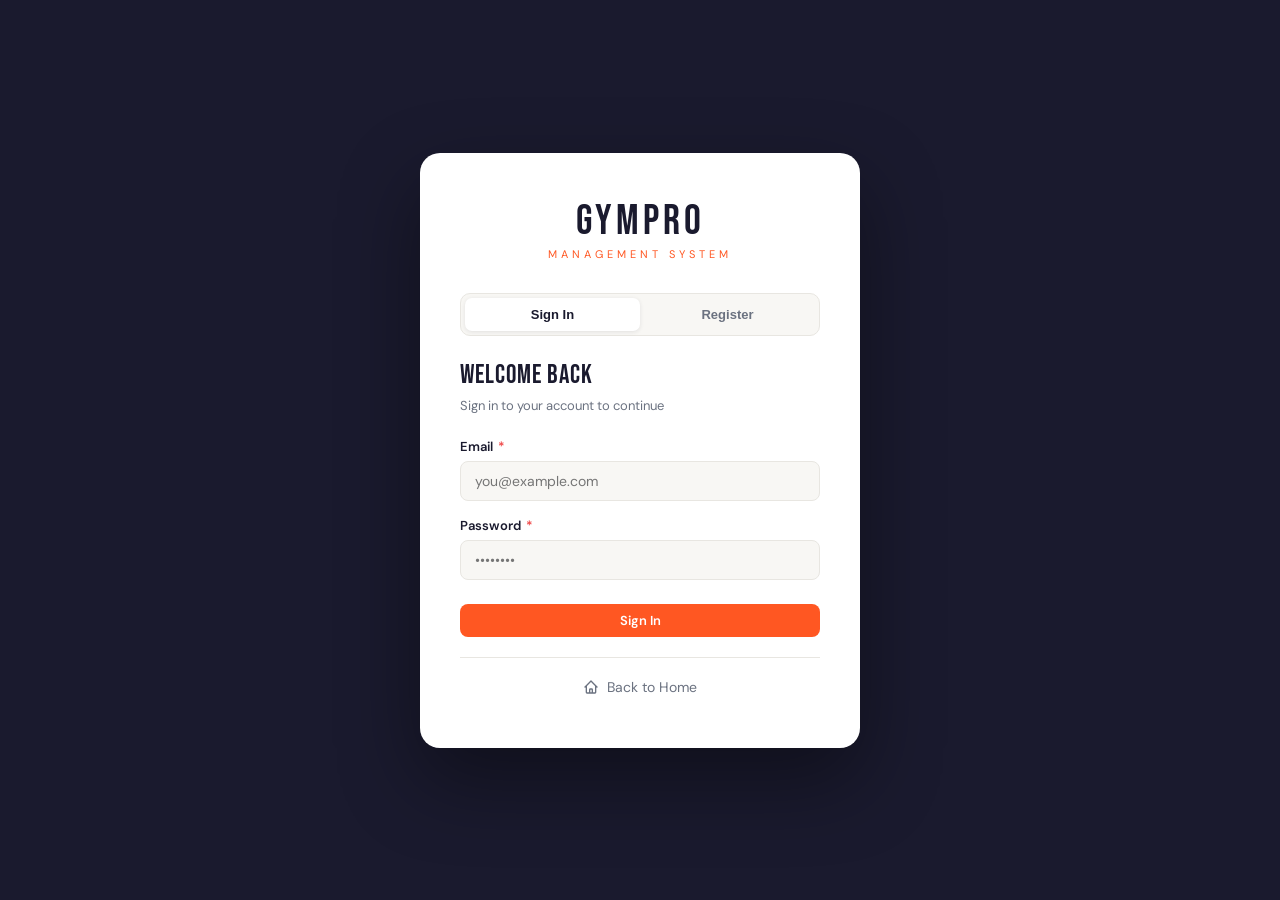
<file: gym-management.html>
<!DOCTYPE html>
<html lang="en">

<head>
  <meta charset="UTF-8" />
  <meta name="viewport" content="width=device-width, initial-scale=1.0" />
  <title>GymPro — Management System</title>
  <link rel="icon"
    href="data:image/svg+xml,%3Csvg xmlns='http://www.w3.org/2000/svg' viewBox='0 0 32 32'%3E%3Crect width='32' height='32' rx='6' fill='%231A1A2E'/%3E%3Ctext x='16' y='22' text-anchor='middle' font-size='16' fill='%23FF5722'%3E💪%3C/text%3E%3C/svg%3E" />
  <link rel="preconnect" href="https://fonts.googleapis.com" />
  <link rel="preconnect" href="https://fonts.gstatic.com" crossorigin />
  <link
    href="https://fonts.googleapis.com/css2?family=Bebas+Neue&family=DM+Sans:ital,opsz,wght@0,9..40,300;0,9..40,400;0,9..40,500;0,9..40,600;0,9..40,700;1,9..40,300&display=swap"
    rel="stylesheet" />
  <style>
    :root {
      --bg: #F8F7F4;
      --bg-card: #FFFFFF;
      --bg-sidebar: #1A1A2E;
      --text: #1A1A2E;
      --text-light: #6B7280;
      --accent: #FF5722;
      --accent-hover: #E64A19;
      --accent-soft: #FFF0EC;
      --success: #10B981;
      --warning: #F59E0B;
      --danger: #EF4444;
      --border: #E8E6E1;
      --shadow: 0 2px 12px rgba(26, 26, 46, 0.08);
      --shadow-lg: 0 8px 32px rgba(26, 26, 46, 0.12);
      --radius: 12px;
      --radius-sm: 8px;
      --sidebar-w: 240px;
      --font-display: 'Bebas Neue', sans-serif;
      --font-body: 'DM Sans', sans-serif;
    }

    *,
    *::before,
    *::after {
      box-sizing: border-box;
      margin: 0;
      padding: 0;
    }

    body {
      font-family: var(--font-body);
      background: var(--bg);
      color: var(--text);
      min-height: 100vh;
      display: flex;
      overflow-x: hidden;
    }

    /* ─── AUTH SCREEN ─── */
    #auth-screen {
      display: none;
      position: fixed;
      inset: 0;
      background: var(--bg-sidebar);
      z-index: 1000;
      align-items: center;
      justify-content: center;
    }

    #auth-screen.visible {
      display: flex;
    }

    .auth-panel {
      background: var(--bg-card);
      border-radius: 20px;
      padding: 48px 40px;
      width: 100%;
      max-width: 440px;
      box-shadow: 0 32px 80px rgba(0, 0, 0, 0.4);
      animation: modalIn 0.3s ease;
    }

    .auth-logo {
      text-align: center;
      margin-bottom: 32px;
    }

    .auth-logo-text {
      font-family: var(--font-display);
      font-size: 42px;
      letter-spacing: 4px;
      color: var(--text);
      line-height: 1;
    }

    .auth-logo-sub {
      font-size: 11px;
      color: var(--accent);
      letter-spacing: 4px;
      text-transform: uppercase;
      margin-top: 4px;
    }

    .auth-tabs {
      display: flex;
      gap: 0;
      background: var(--bg);
      border-radius: 10px;
      padding: 4px;
      margin-bottom: 24px;
      border: 1px solid var(--border);
    }

    .auth-tab {
      flex: 1;
      padding: 9px;
      border-radius: 7px;
      font-size: 13px;
      font-weight: 600;
      cursor: pointer;
      transition: all 0.2s;
      border: none;
      background: none;
      color: var(--text-light);
      text-align: center;
    }

    .auth-tab.active {
      background: #fff;
      color: var(--text);
      box-shadow: 0 1px 4px rgba(26, 26, 46, 0.1);
    }

    .auth-form {
      display: none;
    }

    .auth-form.active {
      display: block;
    }

    .auth-heading {
      font-family: var(--font-display);
      font-size: 26px;
      letter-spacing: 1px;
      margin-bottom: 6px;
    }

    .auth-subheading {
      font-size: 13px;
      color: var(--text-light);
      margin-bottom: 24px;
    }

    .auth-note {
      font-size: 12px;
      color: var(--text-light);
      background: var(--bg);
      border: 1px solid var(--border);
      border-radius: 8px;
      padding: 10px 14px;
      margin-top: 16px;
      line-height: 1.5;
    }

    .auth-note strong {
      color: var(--text);
    }

    /* ─── SIDEBAR ─── */
    .sidebar {
      width: var(--sidebar-w);
      background: var(--bg-sidebar);
      min-height: 100vh;
      position: fixed;
      left: 0;
      top: 0;
      display: flex;
      flex-direction: column;
      z-index: 100;
      transition: transform 0.3s ease;
    }

    .sidebar-logo {
      padding: 28px 24px 20px;
      border-bottom: 1px solid rgba(255, 255, 255, 0.08);
    }

    .logo-text {
      font-family: var(--font-display);
      font-size: 28px;
      color: #fff;
      letter-spacing: 2px;
      line-height: 1;
    }

    .logo-sub {
      font-size: 10px;
      color: var(--accent);
      letter-spacing: 3px;
      text-transform: uppercase;
      margin-top: 2px;
    }

    .sidebar-user-badge {
      margin: 12px 16px 0;
      background: rgba(255, 255, 255, 0.06);
      border-radius: 10px;
      padding: 10px 14px;
      display: flex !important;
      align-items: center;
      gap: 10px;
      visibility: visible !important;
    }

    .sidebar-user-avatar {
      width: 32px;
      height: 32px;
      border-radius: 50%;
      background: var(--accent);
      color: #fff;
      font-weight: 700;
      font-size: 13px;
      display: flex;
      align-items: center;
      justify-content: center;
      flex-shrink: 0;
    }

    .sidebar-user-name {
      font-size: 13px;
      font-weight: 600;
      color: #fff;
      line-height: 1.2;
    }

    .sidebar-user-role {
      font-size: 10px;
      color: rgba(255, 255, 255, 0.45);
      letter-spacing: 1px;
      text-transform: uppercase;
    }

    .sidebar-nav {
      padding: 16px 12px;
      flex: 1;
    }

    .nav-section {
      margin-bottom: 24px;
    }

    .nav-section-label {
      font-size: 10px;
      font-weight: 600;
      color: rgba(255, 255, 255, 0.35);
      letter-spacing: 2px;
      text-transform: uppercase;
      padding: 0 12px;
      margin-bottom: 6px;
    }

    .nav-item {
      display: flex;
      align-items: center;
      gap: 10px;
      padding: 10px 12px;
      border-radius: 8px;
      color: rgba(255, 255, 255, 0.65);
      font-size: 14px;
      font-weight: 500;
      cursor: pointer;
      transition: all 0.2s;
      margin-bottom: 2px;
      border: none;
      background: none;
      width: 100%;
      text-align: left;
    }

    .nav-item:hover {
      background: rgba(255, 255, 255, 0.07);
      color: #fff;
    }

    .nav-item.active {
      background: var(--accent);
      color: #fff;
    }

    .nav-item .nav-icon {
      width: 18px;
      height: 18px;
      flex-shrink: 0;
      opacity: 0.9;
    }

    .nav-item[data-role-required] {
      transition: opacity 0.2s;
    }

    /* ─── SIDEBAR BURGER MENU ─── */
    .sidebar-toggle {
      display: none !important;
      position: fixed;
      top: 10px;
      right: 105px;
      z-index: 1100;
      width: 44px;
      height: 44px;
      background: var(--bg-card);
      border: 1px solid var(--border);
      border-radius: var(--radius-sm);
      flex-direction: column;
      justify-content: center;
      align-items: center;
      gap: 5px;
      cursor: pointer;
      box-shadow: var(--shadow);
      transition: all 0.3s ease;
    }

    .sidebar-toggle:hover {
      background: var(--accent);
      border-color: var(--accent);
    }

    .sidebar-toggle:hover span {
      background: white;
    }

    .sidebar-toggle span {
      width: 22px;
      height: 2px;
      background: var(--text);
      border-radius: 2px;
      transition: all 0.3s ease;
    }

    .sidebar-toggle.active span:nth-child(1) {
      transform: rotate(45deg) translate(5px, 5px);
    }

    .sidebar-toggle.active span:nth-child(2) {
      opacity: 0;
    }

    .sidebar-toggle.active span:nth-child(3) {
      transform: rotate(-45deg) translate(5px, -5px);
    }

    /* Sidebar overlay for mobile */
    .sidebar-overlay {
      display: none;
      position: fixed;
      inset: 0;
      background: rgba(0, 0, 0, 0.5);
      z-index: 900;
      opacity: 0;
      visibility: hidden;
      transition: opacity 0.3s ease;
    }

    .sidebar-overlay.active {
      opacity: 1;
      visibility: visible;
    }

    /* ─── MAIN ─── */
    .main {
      margin-left: var(--sidebar-w);
      flex: 1;
      display: flex;
      flex-direction: column;
      min-height: 100vh;
    }

    /* ─── TOPBAR ─── */
    .topbar {
      background: var(--bg-card);
      border-bottom: 1px solid var(--border);
      padding: 0 32px;
      height: 64px;
      display: flex;
      align-items: center;
      justify-content: space-between;
      position: sticky;
      top: 0;
      z-index: 50;
    }

    .topbar-title {
      font-family: var(--font-display);
      font-size: 22px;
      letter-spacing: 1px;
      color: var(--text);
    }

    .topbar-right {
      display: flex;
      align-items: center;
      gap: 12px;
    }

    .role-pill {
      display: inline-flex;
      align-items: center;
      gap: 6px;
      padding: 5px 12px;
      border-radius: 20px;
      font-size: 12px;
      font-weight: 700;
      letter-spacing: 0.5px;
      text-transform: uppercase;
    }

    .role-pill.admin {
      background: #FEF3C7;
      color: #92400E;
    }

    .role-pill.trainer {
      background: #DBEAFE;
      color: #1E40AF;
    }

    .role-pill.customer {
      background: #D1FAE5;
      color: #065F46;
    }

    .api-status {
      display: flex;
      align-items: center;
      gap: 6px;
      font-size: 12px;
      color: var(--text-light);
      background: var(--bg);
      padding: 6px 12px;
      border-radius: 20px;
      border: 1px solid var(--border);
    }

    .status-dot {
      width: 7px;
      height: 7px;
      border-radius: 50%;
      background: var(--success);
      animation: pulse-dot 2s infinite;
    }

    @keyframes pulse-dot {

      0%,
      100% {
        opacity: 1;
      }

      50% {
        opacity: 0.4;
      }
    }

    /* ─── CONTENT ─── */
    .content {
      padding: 32px;
      flex: 1;
    }

    .page {
      display: none;
      animation: fadeIn 0.3s ease;
    }

    .page.active {
      display: block;
    }

    @keyframes fadeIn {
      from {
        opacity: 0;
        transform: translateY(8px);
      }

      to {
        opacity: 1;
        transform: translateY(0);
      }
    }

    @keyframes modalIn {
      from {
        opacity: 0;
        transform: scale(0.95) translateY(-10px);
      }

      to {
        opacity: 1;
        transform: scale(1) translateY(0);
      }
    }

    @keyframes spin {
      to {
        transform: rotate(360deg);
      }
    }

    @keyframes slideUp {
      from {
        opacity: 0;
        transform: translateY(10px);
      }

      to {
        opacity: 1;
        transform: translateY(0);
      }
    }

    /* ─── STATS GRID ─── */
    .stats-grid {
      display: grid;
      grid-template-columns: repeat(4, 1fr);
      gap: 16px;
      margin-bottom: 28px;
    }

    .stat-card {
      background: var(--bg-card);
      border-radius: var(--radius);
      padding: 22px;
      border: 1px solid var(--border);
      box-shadow: var(--shadow);
      transition: transform 0.2s, box-shadow 0.2s;
    }

    .stat-card:hover {
      transform: translateY(-2px);
      box-shadow: var(--shadow-lg);
    }

    .stat-card-top {
      display: flex;
      align-items: center;
      justify-content: space-between;
      margin-bottom: 12px;
    }

    .stat-label {
      font-size: 12px;
      font-weight: 600;
      color: var(--text-light);
      letter-spacing: 0.5px;
      text-transform: uppercase;
    }

    .stat-icon {
      width: 36px;
      height: 36px;
      border-radius: 8px;
      display: flex;
      align-items: center;
      justify-content: center;
      font-size: 17px;
    }

    .stat-icon.orange {
      background: var(--accent-soft);
    }

    .stat-icon.green {
      background: #ECFDF5;
    }

    .stat-icon.blue {
      background: #EFF6FF;
    }

    .stat-icon.purple {
      background: #F5F3FF;
    }

    .stat-value {
      font-family: var(--font-display);
      font-size: 36px;
      letter-spacing: 1px;
      line-height: 1;
      margin-bottom: 4px;
    }

    .stat-sub {
      font-size: 12px;
      color: var(--text-light);
    }

    /* ─── CARDS ─── */
    .card {
      background: var(--bg-card);
      border-radius: var(--radius);
      border: 1px solid var(--border);
      box-shadow: var(--shadow);
      overflow: hidden;
    }

    .card-header {
      padding: 18px 24px;
      border-bottom: 1px solid var(--border);
      display: flex;
      align-items: center;
      justify-content: space-between;
    }

    .card-title {
      font-family: var(--font-display);
      font-size: 18px;
      letter-spacing: 0.5px;
    }

    .card-body {
      padding: 0;
    }

    /* ─── TABLE ─── */
    .data-table {
      width: 100%;
      border-collapse: collapse;
    }

    .data-table th {
      background: var(--bg);
      font-size: 11px;
      font-weight: 600;
      letter-spacing: 0.8px;
      text-transform: uppercase;
      color: var(--text-light);
      padding: 12px 20px;
      text-align: left;
      border-bottom: 1px solid var(--border);
    }

    .data-table td {
      padding: 14px 20px;
      font-size: 14px;
      border-bottom: 1px solid var(--border);
      vertical-align: middle;
    }

    .data-table tr:last-child td {
      border-bottom: none;
    }

    .data-table tr:hover td {
      background: var(--bg);
    }

    .data-table tr {
      animation: fadeIn 0.3s ease both;
    }

    /* ─── BADGE ─── */
    .badge {
      display: inline-flex;
      align-items: center;
      gap: 4px;
      padding: 3px 10px;
      border-radius: 20px;
      font-size: 11px;
      font-weight: 600;
    }

    .badge-success {
      background: #D1FAE5;
      color: #065F46;
    }

    .badge-warning {
      background: #FEF3C7;
      color: #92400E;
    }

    .badge-danger {
      background: #FEE2E2;
      color: #991B1B;
    }

    .badge-info {
      background: #DBEAFE;
      color: #1E40AF;
    }

    .badge-neutral {
      background: #F3F4F6;
      color: #374151;
    }

    .badge-admin {
      background: #FEF3C7;
      color: #92400E;
    }

    .badge-trainer {
      background: #DBEAFE;
      color: #1E40AF;
    }

    .badge-customer {
      background: #D1FAE5;
      color: #065F46;
    }

    /* ─── BUTTON ─── */
    .btn {
      display: inline-flex;
      align-items: center;
      gap: 6px;
      padding: 8px 16px;
      border-radius: 8px;
      font-family: var(--font-body);
      font-size: 13px;
      font-weight: 600;
      cursor: pointer;
      transition: all 0.2s;
      border: none;
    }

    .btn-primary {
      background: var(--accent);
      color: #fff;
    }

    .btn-primary:hover {
      background: var(--accent-hover);
      transform: translateY(-1px);
    }

    .btn-outline {
      background: transparent;
      color: var(--text);
      border: 1px solid var(--border);
    }

    .btn-outline:hover {
      border-color: var(--text-light);
      background: var(--bg);
    }

    .btn-danger {
      background: #FEE2E2;
      color: #991B1B;
    }

    .btn-danger:hover {
      background: #FECACA;
    }

    .btn-ghost {
      background: transparent;
      color: var(--text-light);
      border: none;
    }

    .btn-ghost:hover {
      color: var(--text);
      background: var(--bg);
    }

    .btn-sm {
      padding: 5px 10px;
      font-size: 12px;
    }

    .btn:disabled {
      opacity: 0.5;
      cursor: not-allowed;
      transform: none !important;
    }

    /* ─── FORM ─── */
    .form-group {
      margin-bottom: 16px;
    }

    .form-label {
      display: block;
      font-size: 13px;
      font-weight: 600;
      color: var(--text);
      margin-bottom: 6px;
    }

    .form-label .required {
      color: var(--danger);
      margin-left: 2px;
    }

    .form-control {
      width: 100%;
      padding: 10px 14px;
      border: 1px solid var(--border);
      border-radius: 8px;
      font-family: var(--font-body);
      font-size: 14px;
      color: var(--text);
      background: var(--bg);
      transition: border-color 0.2s, box-shadow 0.2s;
      outline: none;
    }

    .form-control:focus {
      border-color: var(--accent);
      box-shadow: 0 0 0 3px rgba(255, 87, 34, 0.1);
      background: #fff;
    }

    select.form-control {
      cursor: pointer;
    }

    /* ─── MODAL ─── */
    .modal-overlay {
      position: fixed;
      inset: 0;
      background: rgba(26, 26, 46, 0.5);
      backdrop-filter: blur(4px);
      z-index: 200;
      display: none;
      align-items: center;
      justify-content: center;
      animation: fadeIn 0.2s;
    }

    .modal-overlay.open {
      display: flex;
    }

    .modal {
      background: var(--bg-card);
      border-radius: 16px;
      width: 100%;
      max-width: 500px;
      box-shadow: 0 24px 64px rgba(26, 26, 46, 0.25);
      animation: modalIn 0.25s ease;
      max-height: 90vh;
      overflow-y: auto;
    }

    .modal-header {
      padding: 20px 24px;
      border-bottom: 1px solid var(--border);
      display: flex;
      align-items: center;
      justify-content: space-between;
    }

    .modal-title {
      font-family: var(--font-display);
      font-size: 20px;
      letter-spacing: 0.5px;
    }

    .modal-close {
      width: 28px;
      height: 28px;
      border-radius: 50%;
      border: none;
      background: var(--bg);
      cursor: pointer;
      display: flex;
      align-items: center;
      justify-content: center;
      font-size: 16px;
      transition: background 0.2s;
    }

    .modal-close:hover {
      background: var(--border);
    }

    .modal-body {
      padding: 24px;
    }

    .modal-footer {
      padding: 16px 24px;
      border-top: 1px solid var(--border);
      display: flex;
      gap: 10px;
      justify-content: flex-end;
    }

    /* ─── GRID LAYOUTS ─── */
    .grid-2 {
      display: grid;
      grid-template-columns: 1fr 1fr;
      gap: 20px;
    }

    /* ─── SEARCH ─── */
    .search-bar {
      position: relative;
    }

    .search-bar input {
      padding-left: 36px;
    }

    .search-icon {
      position: absolute;
      left: 11px;
      top: 50%;
      transform: translateY(-50%);
      color: var(--text-light);
      font-size: 15px;
    }

    /* ─── EMPTY STATE ─── */
    .empty-state {
      text-align: center;
      padding: 60px 20px;
      color: var(--text-light);
    }

    .empty-state .emoji {
      font-size: 48px;
      margin-bottom: 12px;
    }

    .empty-state h3 {
      font-size: 16px;
      font-weight: 600;
      margin-bottom: 6px;
      color: var(--text);
    }

    .empty-state p {
      font-size: 14px;
    }

    /* ─── LOADING ─── */
    .spinner {
      width: 36px;
      height: 36px;
      border: 3px solid var(--border);
      border-top-color: var(--accent);
      border-radius: 50%;
      animation: spin 0.7s linear infinite;
      margin: 40px auto;
    }

    .loading-row td {
      text-align: center;
      padding: 40px;
    }

    /* ─── TOAST ─── */
    .toast-container {
      position: fixed;
      bottom: 24px;
      right: 24px;
      z-index: 999;
      display: flex;
      flex-direction: column;
      gap: 8px;
    }

    .toast {
      background: var(--bg-sidebar);
      color: #fff;
      padding: 12px 18px;
      border-radius: 10px;
      font-size: 13px;
      font-weight: 500;
      box-shadow: var(--shadow-lg);
      display: flex;
      align-items: center;
      gap: 8px;
      animation: slideUp 0.3s ease;
      max-width: 320px;
    }

    .toast.success {
      border-left: 3px solid var(--success);
    }

    .toast.error {
      border-left: 3px solid var(--danger);
    }

    .toast.info {
      border-left: 3px solid #60A5FA;
    }

    /* ─── PAGE HEADER ─── */
    .page-header {
      display: flex;
      align-items: center;
      justify-content: space-between;
      margin-bottom: 24px;
    }

    .page-heading {
      font-family: var(--font-display);
      font-size: 32px;
      letter-spacing: 1px;
    }

    .page-sub {
      font-size: 13px;
      color: var(--text-light);
      margin-top: 2px;
    }

    /* ─── FILTERS ─── */
    .filters {
      display: flex;
      gap: 10px;
      margin-bottom: 20px;
      flex-wrap: wrap;
    }

    /* ─── AVATAR ─── */
    .avatar {
      width: 32px;
      height: 32px;
      border-radius: 50%;
      background: var(--accent-soft);
      color: var(--accent);
      font-weight: 700;
      font-size: 13px;
      display: inline-flex;
      align-items: center;
      justify-content: center;
      flex-shrink: 0;
    }

    .user-cell {
      display: flex;
      align-items: center;
      gap: 10px;
    }

    .user-name {
      font-weight: 600;
      font-size: 14px;
    }

    .user-email {
      font-size: 12px;
      color: var(--text-light);
    }

    /* ─── DASHBOARD GRID ─── */
    .dash-grid {
      display: grid;
      grid-template-columns: 2fr 1fr;
      gap: 20px;
    }

    /* ─── SCHEDULE CARD ─── */
    .schedule-item {
      display: flex;
      align-items: center;
      gap: 14px;
      padding: 14px 20px;
      border-bottom: 1px solid var(--border);
    }

    .schedule-item:last-child {
      border-bottom: none;
    }

    .schedule-time {
      font-family: var(--font-display);
      font-size: 14px;
      letter-spacing: 0.5px;
      color: rgb(34, 34, 34);
      min-width: 60px;
    }

    .schedule-class {
      font-weight: 600;
      font-size: 14px;
    }

    .schedule-trainer {
      font-size: 12px;
      color: var(--text-light);
    }

    .schedule-spots {
      margin-left: auto;
      font-size: 12px;
      color: rgb(34, 34, 34);
    }

    /* ─── PROGRESS BAR ─── */
    .progress-bar {
      height: 6px;
      background: var(--border);
      border-radius: 3px;
      overflow: hidden;
      margin-top: 4px;
    }

    .progress-fill {
      height: 100%;
      background: var(--accent);
      border-radius: 3px;
      transition: width 1s ease;
    }

    /* ─── TABS ─── */
    .tabs {
      display: flex;
      gap: 4px;
      background: var(--bg);
      padding: 4px;
      border-radius: 10px;
      margin-bottom: 20px;
      width: fit-content;
      border: 1px solid var(--border);
    }

    .tab {
      padding: 7px 16px;
      border-radius: 7px;
      font-size: 13px;
      font-weight: 600;
      cursor: pointer;
      transition: all 0.2s;
      border: none;
      background: none;
      color: var(--text-light);
    }

    .tab.active {
      background: #fff;
      color: var(--text);
      box-shadow: 0 1px 4px rgba(26, 26, 46, 0.1);
    }

    /* ─── CONFIRM ─── */
    .confirm-icon {
      width: 56px;
      height: 56px;
      border-radius: 50%;
      background: #FEE2E2;
      color: var(--danger);
      font-size: 24px;
      display: flex;
      align-items: center;
      justify-content: center;
      margin: 0 auto 16px;
    }

    /* ─── ACCESS DENIED ─── */
    .access-denied {
      display: flex;
      flex-direction: column;
      align-items: center;
      justify-content: center;
      padding: 80px 20px;
      text-align: center;
    }

    .access-denied-icon {
      font-size: 56px;
      margin-bottom: 16px;
    }

    .access-denied h2 {
      font-family: var(--font-display);
      font-size: 28px;
      letter-spacing: 1px;
      margin-bottom: 8px;
    }

    .access-denied p {
      color: var(--text-light);
      font-size: 14px;
      max-width: 300px;
    }

    /* ─── RESPONSIVE ─── */
    @media (max-width: 1100px) {
      .stats-grid {
        grid-template-columns: repeat(2, 1fr);
      }

      .dash-grid {
        grid-template-columns: 1fr;
      }
    }

    @media (max-width: 768px) {
      .sidebar-toggle {
        display: flex !important;
      }

      .sidebar-overlay {
        display: block;
      }

      .sidebar {
        transform: translateX(-100%);
        z-index: 1000;
        width: 280px;
      }

      .sidebar.active {
        transform: translateX(0);
      }

      .main {
        margin-left: 0;
      }

      .topbar {
        padding-left: 70px;
      }

      .content {
        padding: 16px;
      }

      .stats-grid {
        grid-template-columns: 1fr 1fr;
        gap: 12px;
      }

      .dash-grid {
        grid-template-columns: 1fr;
      }

      .stat-card {
        padding: 16px;
      }

      .stat-value {
        font-size: 28px;
      }

      .page-header {
        flex-direction: column;
        align-items: flex-start;
        gap: 12px;
      }

      .data-table {
        font-size: 13px;
      }

      .data-table th,
      .data-table td {
        padding: 10px 8px;
      }

      .filters {
        flex-direction: column;
        gap: 10px;
      }

      .filters .search-bar {
        max-width: 100% !important;
      }

      .grid-2 {
        grid-template-columns: 1fr;
      }

      .modal {
        margin: 20px;
        max-height: calc(100vh - 40px);
      }

      .calendar-grid {
        min-width: 700px;
      }

      .cal-scroll-wrap {
        -webkit-overflow-scrolling: touch;
      }
    }

    @media (max-width: 480px) {
      .stats-grid {
        grid-template-columns: 1fr;
      }

      .topbar-title {
        font-size: 16px;
      }

      .page-heading {
        font-size: 20px;
      }

      .card-header {
        flex-direction: column;
        gap: 10px;
      }

      .btn {
        padding: 8px 14px;
        font-size: 13px;
      }

      .nav-item {
        padding: 10px 12px;
        font-size: 13px;
      }

      .nav-icon {
        width: 18px;
        height: 18px;
      }
    }

    /* ─── ROLE ASSIGN INLINE ─── */
    .inline-role-row {
      display: flex;
      align-items: center;
      gap: 8px;
    }

    .inline-role-row select {
      flex: 1;
    }

    /* ─── WEEKLY CALENDAR ─── */
    /* ─── NEW SCHEDULE CALENDAR ─── */
    .weekly-calendar {
      background: var(--bg-card);
      border-radius: var(--radius);
      border: 1px solid var(--border);
      box-shadow: var(--shadow);
      overflow: hidden;
    }

    .calendar-header {
      display: flex;
      align-items: center;
      justify-content: space-between;
      padding: 14px 20px;
      border-bottom: 1px solid var(--border);
      background: var(--bg-card);
    }

    .calendar-nav {
      display: flex;
      align-items: center;
      gap: 10px;
    }

    .calendar-nav button {
      width: 34px; height: 34px;
      border-radius: 50%;
      border: 1px solid var(--border);
      background: var(--bg-card);
      color: var(--text);
      font-size: 15px;
      cursor: pointer;
      display: flex; align-items: center; justify-content: center;
      transition: all 0.2s;
    }

    .calendar-nav button:hover {
      background: var(--accent);
      color: #fff;
      border-color: var(--accent);
    }

    .cal-today-btn {
      padding: 6px 14px;
      border-radius: 20px;
      border: 1px solid var(--border);
      background: var(--bg-card);
      color: var(--text-light);
      font-size: 12px;
      font-weight: 600;
      cursor: pointer;
      transition: all 0.2s;
      font-family: var(--font-body);
    }
    .cal-today-btn:hover { background: var(--accent); color: #fff; border-color: var(--accent); }

    .calendar-title {
      font-family: var(--font-body);
      font-size: 14px;
      font-weight: 600;
      color: var(--text);
      min-width: 170px;
      text-align: center;
    }

    /* legend */
    .cal-legend {
      display: flex; gap: 16px; flex-wrap: wrap;
      padding: 10px 20px;
      border-bottom: 1px solid var(--border);
      background: var(--bg);
    }
    .cal-legend-item { display: flex; align-items: center; gap: 6px; font-size: 11.5px; color: var(--text-light); }
    .cal-legend-dot  { width: 9px; height: 9px; border-radius: 3px; }

    /* scroll container */
    .cal-scroll-wrap {
      overflow-x: auto;
    }

    /* the grid itself */
    .calendar-grid {
      display: grid;
      grid-template-columns: 58px repeat(7, minmax(110px, 1fr));
      min-width: 880px;
      background: var(--bg-card);
    }

    /* column headers */
    .cal-day-header {
      height: 60px;
      display: flex; flex-direction: column;
      align-items: center; justify-content: center;
      gap: 1px;
      border-bottom: 1px solid var(--border);
      background: var(--bg-card);
      position: sticky; top: 0; z-index: 10;
    }
    .cal-day-header.cal-time-col-hdr {
      border-right: 1px solid var(--border);
    }
    .cal-day-header.cal-today {
      background: #FFF5F2;
    }
    .cal-dname {
      font-size: 10px; font-weight: 700;
      letter-spacing: 1.5px; text-transform: uppercase;
      color: var(--text-light);
    }
    .cal-dnum {
      font-family: var(--font-display);
      font-size: 24px; line-height: 1;
      color: var(--text);
    }
    .cal-day-header.cal-today .cal-dname { color: var(--accent); }
    .cal-day-header.cal-today .cal-dnum  { color: var(--accent); }

    /* time label cells */
    .cal-time-cell {
      height: 52px;
      display: flex; align-items: flex-start; justify-content: flex-end;
      padding: 5px 8px 0 0;
      border-bottom: 1px solid var(--border);
      border-right: 1px solid var(--border);
    }
    .cal-time-label {
      font-size: 10px; font-weight: 600;
      color: var(--text-light);
      letter-spacing: .3px;
    }

    /* day column cells */
    .cal-cell {
      height: 52px;
      border-bottom: 1px solid var(--border);
      border-right: 1px solid rgba(232,230,225,.7);
      position: relative;
    }
    .cal-cell:last-child { border-right: none; }
    .cal-cell.cal-cell-today { background: #FFFCFB; }
    .cal-cell.cal-half { border-bottom: 1px dashed #EDE9E4; }

    /* class blocks */
    .cal-block {
      position: absolute;
      left: 3px; right: 3px;
      border-radius: 7px;
      padding: 5px 8px;
      cursor: pointer;
      overflow: hidden;
      transition: transform .15s, box-shadow .15s;
      z-index: 2;
    }
    .cal-block:hover {
      transform: scale(1.03);
      box-shadow: 0 4px 14px rgba(0,0,0,.15);
      z-index: 6;
    }
    .cal-b-time  { font-size: 9px; font-weight: 700; letter-spacing: .5px; opacity: .8; margin-bottom: 1px; }
    .cal-b-name  { font-size: 11.5px; font-weight: 700; line-height: 1.2; margin-bottom: 1px; }
    .cal-b-train { font-size: 10px; opacity: .75; }
    .cal-b-dur   { font-size: 9px; opacity: .6; margin-top: 2px; }
    .cal-b-actions { position: absolute; top: 3px; right: 3px; display: flex; gap: 2px; }
    .cal-b-actions button {
      width: 18px; height: 18px;
      border: none; background: rgba(0,0,0,.12);
      border-radius: 4px; cursor: pointer;
      font-size: 9px; padding: 0;
      display: flex; align-items: center; justify-content: center;
      color: inherit;
      transition: background .15s;
    }
    .cal-b-actions button:hover { background: rgba(0,0,0,.25); }

    /* color variants – using existing project accent palette */
    .cal-c-1 { background: #FFF0EC; color: #7A2D14; border-left: 3px solid #FF5722; }
    .cal-c-2 { background: #EFF6FF; color: #1E3A6E; border-left: 3px solid #2196F3; }
    .cal-c-3 { background: #ECFDF5; color: #065F46; border-left: 3px solid #10B981; }
    .cal-c-4 { background: #F5F3FF; color: #3B0764; border-left: 3px solid #9C27B0; }
    .cal-c-5 { background: #FFF7ED; color: #7C2D12; border-left: 3px solid #FF9800; }
    .cal-c-6 { background: #FDF2F8; color: #701A4B; border-left: 3px solid #E91E8C; }

    /* now line */
    .cal-now-line {
      position: absolute; left: 0; right: 0; height: 2px;
      background: var(--danger); z-index: 8; pointer-events: none;
    }
    .cal-now-dot {
      position: absolute; left: -4px; top: -4px;
      width: 10px; height: 10px; border-radius: 50%;
      background: var(--danger);
    }

    /* tooltip */
    .cal-tooltip {
      display: none; position: fixed;
      background: var(--bg-sidebar);
      color: #fff; border-radius: 10px;
      padding: 10px 13px; font-size: 12px; line-height: 1.6;
      z-index: 999; max-width: 210px;
      pointer-events: none;
      box-shadow: 0 8px 30px rgba(0,0,0,.3);
    }
    .cal-tooltip.visible { display: block; }
    .cal-tooltip strong { font-size: 13px; display: block; margin-bottom: 3px; }

    /* empty state inside grid */
    .cal-empty {
      grid-column: 1 / -1;
      padding: 60px 20px;
      text-align: center;
      color: var(--text-light);
      font-size: 14px;
    }
  </style>
</head>

<body>

  <!-- ══════════════════════════════════════════════ AUTH SCREEN ══════════════════════════════════════════════ -->
  <div id="auth-screen" class="visible">
    <div class="auth-panel">
      <div class="auth-logo">
        <div class="auth-logo-text">GYMPRO</div>
        <div class="auth-logo-sub">Management System</div>
      </div>

      <div class="auth-tabs">
        <button class="auth-tab active" onclick="switchAuthTab('login')">Sign In</button>
        <button class="auth-tab" onclick="switchAuthTab('register')">Register</button>
      </div>

      <!-- LOGIN -->
      <div class="auth-form active" id="auth-login">
        <div class="auth-heading">Welcome back</div>
        <div class="auth-subheading">Sign in to your account to continue</div>
        <div class="form-group">
          <label class="form-label">Email <span class="required">*</span></label>
          <input class="form-control" id="l-email" type="email" placeholder="you@example.com" autocomplete="email" />
        </div>
        <div class="form-group">
          <label class="form-label">Password <span class="required">*</span></label>
          <input class="form-control" id="l-password" type="password" placeholder="••••••••"
            autocomplete="current-password" />
        </div>
        <button class="btn btn-primary" style="width:100%;justify-content:center;margin-top:8px;" id="btn-login"
          onclick="submitLogin()">Sign In</button>  
      </div>

      <!-- REGISTER -->
      <div class="auth-form" id="auth-register">
        <div class="auth-heading">Create account</div>
        <div class="auth-subheading">New accounts are assigned the Customer role</div>
        <div class="grid-2">
          <div class="form-group">
            <label class="form-label">First Name <span class="required">*</span></label>
            <input class="form-control" id="reg-firstname" placeholder="Jane" />
          </div>
          <div class="form-group">
            <label class="form-label">Last Name <span class="required">*</span></label>
            <input class="form-control" id="reg-lastname" placeholder="Smith" />
          </div>
        </div>
        <div class="form-group">
          <label class="form-label">Username <span class="required">*</span></label>
          <input class="form-control" id="reg-username" placeholder="janesmith" autocomplete="username" />
        </div>
        <div class="form-group">
          <label class="form-label">Email <span class="required">*</span></label>
          <input class="form-control" id="reg-email" type="email" placeholder="jane@example.com" />
        </div>
        <div class="form-group">
          <label class="form-label">Password <span class="required">*</span></label>
          <input class="form-control" id="reg-password" type="password" placeholder="••••••••"
            autocomplete="new-password" />
        </div>
        <div class="grid-2">
          <div class="form-group">
            <label class="form-label">Phone</label>
            <input class="form-control" id="reg-phone" type="tel" maxlength="9" placeholder="555123456" oninput="this.value = this.value.replace(/[^0-9]/g, '').slice(0, 9)" />
          </div>
          <div class="form-group">
            <label class="form-label">Address</label>
            <input class="form-control" id="reg-address" placeholder="123 Main St" />
          </div>
        </div>
        <button class="btn btn-primary" style="width:100%;justify-content:center;margin-top:8px;" id="btn-register"
          onclick="submitRegister()">Create Account</button>
      </div>

      <!-- Back to Home -->
      <div style="text-align: center; margin-top: 20px; padding-top: 20px; border-top: 1px solid var(--border);">
        <a href="index.html" style="color: var(--text-light); text-decoration: none; font-size: 14px; display: inline-flex; align-items: center; gap: 8px; transition: 0.3s;" onmouseover="this.style.color='var(--accent)'" onmouseout="this.style.color='var(--text-light)'">
          <svg width="16" height="16" fill="none" stroke="currentColor" viewBox="0 0 24 24">
            <path d="M3 12l2-2m0 0l7-7 7 7M5 10v10a1 1 0 001 1h3m10-11l2 2m-2-2v10a1 1 0 01-1 1h-3m-6 0a1 1 0 001-1v-4a1 1 0 011-1h2a1 1 0 011 1v4a1 1 0 001 1m-6 0h6" stroke-width="2" stroke-linecap="round" stroke-linejoin="round"/>
          </svg>
          Back to Home
        </a>
      </div>
    </div>
  </div>

  <!-- ══════════════════════════════════════════════ SIDEBAR ══════════════════════════════════════════════ -->
  <aside class="sidebar" id="sidebar">
    <div class="sidebar-logo">
      <div class="logo-text">GYMPRO</div>
      <div class="logo-sub">Management System</div>
    </div>

    <div class="sidebar-user-badge" id="sidebar-user-info">
      <div class="sidebar-user-avatar" id="sidebar-avatar"></div>
      <div>
        <div class="sidebar-user-name" id="sidebar-name"></div>
        <div class="sidebar-user-role" id="sidebar-role"></div>
      </div>
    </div>

    <nav class="sidebar-nav">
      <div class="nav-section">
        <div class="nav-section-label">Overview</div>
        <button class="nav-item active" onclick="navigate('dashboard', this)">
          <svg class="nav-icon" fill="none" stroke="currentColor" viewBox="0 0 24 24">
            <rect x="3" y="3" width="7" height="7" rx="1" stroke-width="2" />
            <rect x="14" y="3" width="7" height="7" rx="1" stroke-width="2" />
            <rect x="14" y="14" width="7" height="7" rx="1" stroke-width="2" />
            <rect x="3" y="14" width="7" height="7" rx="1" stroke-width="2" />
          </svg>
          Dashboard
        </button>
        <a href="index.html" class="nav-item" style="text-decoration: none;">
          <svg class="nav-icon" fill="none" stroke="currentColor" viewBox="0 0 24 24">
            <path d="M3 12l2-2m0 0l7-7 7 7M5 10v10a1 1 0 001 1h3m10-11l2 2m-2-2v10a1 1 0 01-1 1h-3m-6 0a1 1 0 001-1v-4a1 1 0 011-1h2a1 1 0 011 1v4a1 1 0 001 1m-6 0h6" stroke-width="2" stroke-linecap="round" stroke-linejoin="round" />
          </svg>
          Home Page
        </a>
      </div>

      <div class="nav-section" id="nav-section-members">
        <div class="nav-section-label">Members</div>
        <button class="nav-item" onclick="navigate('users', this)" data-role-required="Admin">
          <svg class="nav-icon" fill="none" stroke="currentColor" viewBox="0 0 24 24">
            <path d="M17 21v-2a4 4 0 0 0-4-4H5a4 4 0 0 0-4 4v2" stroke-width="2" stroke-linecap="round" />
            <circle cx="9" cy="7" r="4" stroke-width="2" />
            <path d="M23 21v-2a4 4 0 0 0-3-3.87" stroke-width="2" stroke-linecap="round" />
            <path d="M16 3.13a4 4 0 0 1 0 7.75" stroke-width="2" stroke-linecap="round" />
          </svg>
          Users
        </button>
        <button class="nav-item" onclick="navigate('memberships', this)" data-role-required="Admin">
          <svg class="nav-icon" fill="none" stroke="currentColor" viewBox="0 0 24 24">
            <rect x="2" y="5" width="20" height="14" rx="2" stroke-width="2" />
            <path d="M2 10h20" stroke-width="2" />
          </svg>
          Memberships
        </button>
      </div>

      <div class="nav-section">
        <div class="nav-section-label">Classes</div>
        <button class="nav-item" onclick="navigate('gymclasses', this)">
          <svg class="nav-icon" fill="none" stroke="currentColor" viewBox="0 0 24 24">
            <path d="M6.5 6.5h11M6.5 12h11M6.5 17.5h11" stroke-width="2" stroke-linecap="round" />
            <rect x="2" y="3" width="20" height="18" rx="2" stroke-width="2" />
          </svg>
          Gym Classes
        </button>
        <button class="nav-item" onclick="navigate('schedules', this)">
          <svg class="nav-icon" fill="none" stroke="currentColor" viewBox="0 0 24 24">
            <rect x="3" y="4" width="18" height="18" rx="2" stroke-width="2" />
            <path d="M16 2v4M8 2v4M3 10h18" stroke-width="2" stroke-linecap="round" />
          </svg>
          Schedules
        </button>
        <button class="nav-item" onclick="navigate('trainers', this)" data-role-required="Admin,Trainer">
          <svg class="nav-icon" fill="none" stroke="currentColor" viewBox="0 0 24 24">
            <circle cx="12" cy="8" r="4" stroke-width="2" />
            <path d="M20 21a8 8 0 1 0-16 0" stroke-width="2" stroke-linecap="round" />
          </svg>
          Trainers
        </button>
      </div>

      <div class="nav-section" id="nav-section-system">
        <div class="nav-section-label">System</div>
        <button class="nav-item" onclick="navigate('roles', this)" data-role-required="Admin">
          <svg class="nav-icon" fill="none" stroke="currentColor" viewBox="0 0 24 24">
            <path d="M12 2l3.09 6.26L22 9.27l-5 4.87 1.18 6.88L12 17.77l-6.18 3.25L7 14.14 2 9.27l6.91-1.01L12 2z"
              stroke-width="2" stroke-linejoin="round" />
          </svg>
          Roles
        </button>
      </div>
    </nav>

    <div class="sidebar-bottom">
      <button class="nav-item" id="btn-api-info" onclick="showApiInfo()">
        <svg class="nav-icon" fill="none" stroke="currentColor" viewBox="0 0 24 24">
          <circle cx="12" cy="12" r="10" stroke-width="2" />
          <path d="M12 8v4M12 16h.01" stroke-width="2" stroke-linecap="round" />
        </svg>
        API Info
      </button>
      <button class="nav-item" onclick="logout()" style="color: rgba(255,87,34,0.8);">
        <svg class="nav-icon" fill="none" stroke="currentColor" viewBox="0 0 24 24">
          <path d="M9 21H5a2 2 0 0 1-2-2V5a2 2 0 0 1 2-2h4" stroke-width="2" stroke-linecap="round"
            stroke-linejoin="round" />
          <polyline points="16 17 21 12 16 7" stroke-width="2" stroke-linecap="round" stroke-linejoin="round" />
          <line x1="21" y1="12" x2="9" y2="12" stroke-width="2" stroke-linecap="round" stroke-linejoin="round" />
        </svg>
        Logout
      </button>
    </div>
  </aside>

  <!-- Sidebar Toggle Button -->
  <button class="sidebar-toggle" id="sidebar-toggle" onclick="toggleSidebar()">
    <span></span>
    <span></span>
    <span></span>
  </button>

  <!-- Sidebar Overlay -->
  <div class="sidebar-overlay" id="sidebar-overlay" onclick="toggleSidebar()"></div>

  <!-- ══════════════════════════════════════════════ MAIN ══════════════════════════════════════════════ -->
  <div class="main">
    <header class="topbar">
      <div class="topbar-title" id="page-heading">Dashboard</div>
      <div class="topbar-right">
        <span class="role-pill" id="topbar-role-pill"></span>
      </div>
    </header>

    <div class="content">

      <!-- ══════════════ DASHBOARD ══════════════ -->
      <div class="page active" id="page-dashboard">
        <div class="page-header">
          <div>
            <div class="page-heading" id="dash-welcome">Dashboard</div>
            <div class="page-sub">Here's what's happening at your gym today</div>
          </div>
        </div>
        <div class="stats-grid" id="dash-stats">
          <div class="stat-card" id="stat-users-card">
            <div class="stat-card-top">
              <div class="stat-label">Total Users</div>
            </div>
            <div class="stat-value" id="stat-users">—</div>
            <div class="stat-sub">Registered members</div>
          </div>
          <div class="stat-card">
            <div class="stat-card-top">
              <div class="stat-label" id="stat-memberships-label">Active Memberships</div>
            </div>
            <div class="stat-value" id="stat-memberships">—</div>
            <div class="stat-sub">Currently active</div>
          </div>
          <div class="stat-card">
            <div class="stat-card-top">
              <div class="stat-label">Gym Classes</div>
            </div>
            <div class="stat-value" id="stat-classes">—</div>
            <div class="stat-sub">Available classes</div>
          </div>
          <div class="stat-card">
            <div class="stat-card-top">
              <div class="stat-label">Schedules</div>
            </div>
            <div class="stat-value" id="stat-schedules">—</div>
            <div class="stat-sub">Scheduled sessions</div>
          </div>
        </div>
        <div class="dash-grid">
          <div class="card" id="card-recent-users">
            <div class="card-header">
              <div class="card-title">Recent Users</div>
              <button class="btn btn-outline btn-sm" id="btn-view-all-users" onclick="navigateToUsers()">View
                All</button>
            </div>
            <div class="card-body">
              <table class="data-table">
                <thead>
                  <tr>
                    <th>User</th>
                    <th>Username</th>
                    <th>Email</th>
                  </tr>
                </thead>
                <tbody id="dash-users-table">
                  <tr class="loading-row">
                    <td colspan="3">
                      <div class="spinner"></div>
                    </td>
                  </tr>
                </tbody>
              </table>
            </div>
          </div>
          <div class="card">
            <div class="card-header">
              <div class="card-title">Upcoming Schedules</div>
            </div>
            <div class="card-body" id="dash-schedules">
              <div class="spinner"></div>
            </div>
          </div>
        </div>
      </div>

      <!-- ══════════════ USERS ══════════════ -->
      <div class="page" id="page-users">
        <div class="page-header">
          <div>
            <div class="page-heading">Users</div>
            <div class="page-sub">Manage members and assign roles</div>
          </div>
          <button class="btn btn-primary" id="btn-add-user" onclick="openModal('modal-add-user')">+ Add User</button>
        </div>
        <div class="filters">
          <div class="search-bar" style="flex:1;max-width:320px;">
            <input class="form-control" type="text" id="users-search" placeholder="Search users..."
              oninput="filterUsers()" />
          </div>
        </div>
        <div class="card">
          <div class="card-body">
            <table class="data-table">
              <thead>
                <tr>
                  <th>User</th>
                  <th>ID</th>
                  <th>Username</th>
                  <th>Email</th>
                  <th>Role</th>
                  <th>Actions</th>
                </tr>
              </thead>
              <tbody id="users-table">
                <tr class="loading-row">
                  <td colspan="6">
                    <div class="spinner"></div>
                  </td>
                </tr>
              </tbody>
            </table>
          </div>
        </div>
      </div>

      <!-- ══════════════ MEMBERSHIPS ══════════════ -->
      <div class="page" id="page-memberships">
        <div class="page-header">
          <div>
            <div class="page-heading">Memberships</div>
            <div class="page-sub">Track and manage member subscriptions</div>
          </div>
          <button class="btn btn-primary" id="btn-add-membership" onclick="openAddMembershipModal()">+ New
            Membership</button>
        </div>
        <div class="filters">
          <div class="search-bar" style="flex:1;max-width:320px;">
            <input class="form-control" type="text" id="memberships-search" placeholder="Search memberships..."
              oninput="filterMemberships()" />
          </div>
        </div>
        <div class="card">
          <div class="card-body">
            <table class="data-table">
              <thead>
                <tr>
                  <th>ID</th>
                  <th>Member</th>
                  <th>Type</th>
                  <th>Start Date</th>
                  <th>End Date</th>
                  <th>Status</th>
                  <th>Actions</th>
                </tr>
              </thead>
              <tbody id="memberships-table">
                <tr class="loading-row">
                  <td colspan="7">
                    <div class="spinner"></div>
                  </td>
                </tr>
              </tbody>
            </table>
          </div>
        </div>
      </div>

      <!-- ══════════════ GYM CLASSES ══════════════ -->
      <div class="page" id="page-gymclasses">
        <div class="page-header">
          <div>
            <div class="page-heading">Gym Classes</div>
            <div class="page-sub">All available fitness classes</div>
          </div>
          <button class="btn btn-primary" id="btn-add-class" onclick="openModal('modal-add-class')"
            style="display:none">+ Add Class</button>
        </div>
        <div class="filters">
          <div class="search-bar" style="flex:1;max-width:320px;">
            <input class="form-control" type="text" id="classes-search" placeholder="Search classes..."
              oninput="filterClasses()" />
          </div>
        </div>
        <div class="card">
          <div class="card-body">
            <table class="data-table">
              <thead>
                <tr>
                  <th>Class Name</th>
                  <th>Description</th>
                  <th>Duration</th>
                  <th>Actions</th>
                </tr>
              </thead>
              <tbody id="classes-table">
                <tr class="loading-row">
                  <td colspan="4">
                    <div class="spinner"></div>
                  </td>
                </tr>
              </tbody>
            </table>
          </div>
        </div>
      </div>

      <!-- ══════════════ SCHEDULES ══════════════ -->
      <div class="page" id="page-schedules">
        <div class="page-header">
          <div>
            <div class="page-heading">Schedules</div>
            <div class="page-sub">Class timetable and session management</div>
          </div>
          <button class="btn btn-primary" id="btn-add-schedule" onclick="openAddScheduleModal()" style="display:none">+
            Add Schedule</button>
        </div>
        <div class="cal-tooltip" id="cal-tooltip"></div>

        <!-- All Schedules Table -->
        <div class="card" style="margin-top: 24px;">
          <div class="card-header">
            <div class="card-title">All Schedules</div>
          </div>
          <div class="card-body">
            <!-- Search Filters -->
            <div class="filters" style="margin-bottom: 16px;">
              <div class="search-bar" style="flex:1;max-width:150px;">
                <input class="form-control" type="text" id="schedules-search-trainer" placeholder="Search trainer..." oninput="filterSchedulesTable()" />
              </div>
              <div class="search-bar" style="flex:1;max-width:120px;">
                <input class="form-control" type="number" id="schedules-search-trainer-id" placeholder="Trainer ID..." oninput="filterSchedulesTable()" />
              </div>
              <div class="search-bar" style="flex:1;max-width:150px;">
                <input class="form-control" type="text" id="schedules-search-class" placeholder="Search class..." oninput="filterSchedulesTable()" />
              </div>
              <div class="search-bar" style="flex:1;max-width:150px;">
                <input class="form-control" type="date" id="schedules-search-date" onchange="filterSchedulesTable()" />
              </div>
              <button class="btn btn-outline btn-sm" onclick="clearScheduleFilters()">Clear</button>
            </div>
            <table class="data-table">
              <thead>
                <tr>
                  <th>Date & Time</th>
                  <th>Class</th>
                  <th>Trainer</th>
                  <th>Trainer ID</th>
                  <th>Duration</th>
                  <th>Actions</th>
                </tr>
              </thead>
              <tbody id="schedules-table">
                <tr class="loading-row">
                  <td colspan="6">
                    <div class="spinner"></div>
                  </td>
                </tr>
              </tbody>
            </table>
          </div>
        </div>
      </div>

      <!-- ══════════════ TRAINERS ══════════════ -->
      <div class="page" id="page-trainers">
        <div class="page-header">
          <div>
            <div class="page-heading">Trainers</div>
            <div class="page-sub">Manage your fitness professionals</div>
          </div>
          <button class="btn btn-primary" id="btn-add-trainer" onclick="openModal('modal-add-trainer')"
            style="display:none">+ Add Trainer</button>
        </div>
        <div class="card">
          <div class="card-body">
            <table class="data-table">
              <thead>
                <tr>
                  <th>Trainer</th>
                  <th>User ID</th>
                  <th>Actions</th>
                </tr>
              </thead>
              <tbody id="trainers-table">
                <tr class="loading-row">
                  <td colspan="3">
                    <div class="spinner"></div>
                  </td>
                </tr>
              </tbody>
            </table>
          </div>
        </div>
      </div>

      <!-- ══════════════ ROLES ══════════════ -->
      <div class="page" id="page-roles">
        <div class="page-header">
          <div>
            <div class="page-heading">Roles & Permissions</div>
            <div class="page-sub">Admin-only: manage roles and assign them to users</div>
          </div>

        </div>
        <div class="grid-2" style="margin-bottom:20px;">
          <div class="card">
            <div class="card-header">
              <div class="card-title">All Roles</div>
            </div>
            <div class="card-body">
              <table class="data-table">
                <thead>
                  <tr>
                    <th>ID</th>
                    <th>Role Name</th>
                    <th>Actions</th>
                  </tr>
                </thead>
                <tbody id="roles-table">
                  <tr class="loading-row">
                    <td colspan="3">
                      <div class="spinner"></div>
                    </td>
                  </tr>
                </tbody>
              </table>
            </div>
          </div>
          <div class="card">
            <div class="card-header">
              <div class="card-title">Assign Role to User</div>
            </div>
            <div class="card-body" style="padding:20px;">
              <div class="form-group">
                <label class="form-label">Select User</label>
                <select class="form-control" id="assign-userid">
                  <option value="">Select user...</option>
                </select>
              </div>
              <div class="form-group">
                <label class="form-label">Select Role</label>
                <select class="form-control" id="assign-roleid">
                  <option value="">Select role...</option>
                </select>
              </div>
              <button class="btn btn-primary" style="width:100%;justify-content:center;"
                onclick="submitAssignRole()">Assign Role</button>
            </div>
          </div>
        </div>
      </div>

    </div><!-- /content -->
  </div><!-- /main -->

  <!-- ══════════════════════════════════ MODALS ══════════════════════════════════ -->

  <!-- Add User -->
  <div class="modal-overlay" id="modal-add-user">
    <div class="modal">
      <div class="modal-header">
        <div class="modal-title">Add User</div><button class="modal-close"
          onclick="closeModal('modal-add-user')">✕</button>
      </div>
      <div class="modal-body">
        <div class="grid-2">
          <div class="form-group"><label class="form-label">First Name <span class="required">*</span></label><input
              class="form-control" id="u-firstname" placeholder="Jane" /></div>
          <div class="form-group"><label class="form-label">Last Name <span class="required">*</span></label><input
              class="form-control" id="u-lastname" placeholder="Smith" /></div>
        </div>
        <div class="form-group"><label class="form-label">Username <span class="required">*</span></label><input
            class="form-control" id="u-username" placeholder="janesmith" /></div>
        <div class="form-group"><label class="form-label">Email <span class="required">*</span></label><input
            class="form-control" id="u-email" type="email" placeholder="jane@example.com" /></div>
        <div class="form-group"><label class="form-label">Password <span class="required">*</span></label><input
            class="form-control" id="u-password" type="password" placeholder="••••••••" /></div>
        <div class="form-group"><label class="form-label">Phone</label><input class="form-control" id="u-phone" type="tel" maxlength="9" placeholder="555123456" oninput="this.value = this.value.replace(/[^0-9]/g, '').slice(0, 9)" /></div>
        <div class="form-group"><label class="form-label">Address</label><input class="form-control" id="u-address"
            placeholder="123 Main St" /></div>
      </div>
      <div class="modal-footer"><button class="btn btn-outline"
          onclick="closeModal('modal-add-user')">Cancel</button><button class="btn btn-primary"
          onclick="submitAddUser()">Create User</button></div>
    </div>
  </div>

  <!-- Edit User -->
  <div class="modal-overlay" id="modal-edit-user">
    <div class="modal">
      <div class="modal-header">
        <div class="modal-title">Edit User</div><button class="modal-close"
          onclick="closeModal('modal-edit-user')">✕</button>
      </div>
      <div class="modal-body">
        <input type="hidden" id="eu-id" />
        <div class="form-group"><label class="form-label">First Name</label><input class="form-control"
            id="eu-firstname" /></div>
        <div class="form-group"><label class="form-label">Last Name</label><input class="form-control"
            id="eu-lastname" /></div>
        <div class="form-group"><label class="form-label">Username</label><input class="form-control"
            id="eu-username" /></div>
        <div class="form-group"><label class="form-label">Email</label><input class="form-control" id="eu-email"
            type="email" /></div>
      </div>
      <div class="modal-footer"><button class="btn btn-outline"
          onclick="closeModal('modal-edit-user')">Cancel</button><button class="btn btn-primary"
          onclick="submitEditUser()">Save Changes</button></div>
    </div>
  </div>

  <!-- Add Class -->
  <div class="modal-overlay" id="modal-add-class">
    <div class="modal">
      <div class="modal-header">
        <div class="modal-title">Add Gym Class</div><button class="modal-close"
          onclick="closeModal('modal-add-class')">✕</button>
      </div>
      <div class="modal-body">
        <div class="form-group"><label class="form-label">Class Name <span class="required">*</span></label><input
            class="form-control" id="c-name" placeholder="Yoga, CrossFit..." /></div>
        <div class="form-group"><label class="form-label">Description</label><input class="form-control"
            id="c-description" placeholder="Brief description..." /></div>
        <div class="form-group"><label class="form-label">Duration</label><input class="form-control" id="c-capacity"
            type="number" placeholder="20" min="1" /></div>
      </div>
      <div class="modal-footer"><button class="btn btn-outline"
          onclick="closeModal('modal-add-class')">Cancel</button><button class="btn btn-primary"
          onclick="submitAddClass()">Create Class</button></div>
    </div>
  </div>

  <!-- Edit Class -->
  <div class="modal-overlay" id="modal-edit-class">
    <div class="modal">
      <div class="modal-header">
        <div class="modal-title">Edit Class</div><button class="modal-close"
          onclick="closeModal('modal-edit-class')">✕</button>
      </div>
      <div class="modal-body">
        <input type="hidden" id="ec-id" />
        <div class="form-group"><label class="form-label">Class Name <span class="required">*</span></label><input
            class="form-control" id="ec-name" /></div>
        <div class="form-group"><label class="form-label">Description</label><input class="form-control"
            id="ec-description" /></div>
        <div class="form-group"><label class="form-label">Duration</label><input class="form-control" id="ec-capacity"
            type="number" min="1" /></div>
      </div>
      <div class="modal-footer"><button class="btn btn-outline"
          onclick="closeModal('modal-edit-class')">Cancel</button><button class="btn btn-primary"
          onclick="submitEditClass()">Save Changes</button></div>
    </div>
  </div>

  <!-- Edit Trainer -->
  <div class="modal-overlay" id="modal-edit-trainer">
    <div class="modal">
      <div class="modal-header">
        <div class="modal-title">Edit Trainer</div><button class="modal-close"
          onclick="closeModal('modal-edit-trainer')">✕</button>
      </div>
      <div class="modal-body">
        <input type="hidden" id="et-id" />
        <div class="form-group"><label class="form-label">First Name</label><input class="form-control"
            id="et-firstname" /></div>
        <div class="form-group"><label class="form-label">Last Name</label><input class="form-control"
            id="et-lastname" /></div>
        <div class="form-group"><label class="form-label">Username</label><input class="form-control"
            id="et-username" /></div>
        <div class="form-group"><label class="form-label">Email</label><input class="form-control" id="et-email"
            type="email" /></div>
      </div>
      <div class="modal-footer"><button class="btn btn-outline"
          onclick="closeModal('modal-edit-trainer')">Cancel</button><button class="btn btn-primary"
          onclick="submitEditTrainer()">Save Changes</button></div>
    </div>
  </div>

  <!-- Edit Membership -->
  <div class="modal-overlay" id="modal-edit-membership">
    <div class="modal" style="max-width: 600px; max-height: 85vh; overflow-y: auto;">
      <div class="modal-header">
        <div class="modal-title">Edit Membership</div><button class="modal-close"
          onclick="closeModal('modal-edit-membership')">✕</button>
      </div>
      <div class="modal-body">
        <input type="hidden" id="em-id" />
        <input type="hidden" id="em-userid" />
        <div class="form-group"><label class="form-label">Membership Type ID</label><input class="form-control"
            id="em-type" type="number" /></div>
        <div class="form-group"><label class="form-label">Price</label><input class="form-control" id="em-price"
            type="number" step="0.01" /></div>
        <div class="grid-2">
          <div class="form-group"><label class="form-label">Start Date</label><input class="form-control"
              id="em-startdate" type="date" /></div>
          <div class="form-group"><label class="form-label">End Date</label><input class="form-control" id="em-enddate"
              type="date" /></div>
        </div>

        <!-- Trainer Selection -->
        <div class="form-group">
          <label class="form-label">Select Trainer(s)</label>
          <div id="em-trainers-container" style="max-height: 150px; overflow-y: auto; border: 1px solid var(--border); border-radius: 8px; padding: 10px; background: var(--bg);">
            <p style="color: var(--text-light); font-size: 13px; margin: 0;">Loading trainers...</p>
          </div>
          <small style="color: var(--text-light); font-size: 12px;">Select one or more trainers for this member</small>
        </div>

        <!-- Class Selection -->
        <div class="form-group">
          <label class="form-label">Select Class(es)</label>
          <div id="em-classes-container" style="max-height: 150px; overflow-y: auto; border: 1px solid var(--border); border-radius: 8px; padding: 10px; background: var(--bg);">
            <p style="color: var(--text-light); font-size: 13px; margin: 0;">Loading classes...</p>
          </div>
          <small style="color: var(--text-light); font-size: 12px;">Select one or more classes for this member</small>
        </div>

        <!-- Schedule Date/Time for Classes -->
        <div id="em-schedule-section" style="display: none;">
          <div class="form-group">
            <label class="form-label">Schedule Start Time <span class="required">*</span></label>
            <input class="form-control" id="em-schedule-time" type="datetime-local" />
            <small style="color: var(--text-light); font-size: 12px;">When should the first class start?</small>
          </div>
          <div class="form-group">
            <label class="form-label">Duration per Class (minutes)</label>
            <input class="form-control" id="em-duration" type="number" placeholder="60" min="15" value="60" />
          </div>
        </div>
      </div>
      <div class="modal-footer"><button class="btn btn-outline"
          onclick="closeModal('modal-edit-membership')">Cancel</button><button class="btn btn-primary"
          onclick="submitEditMembership()">Save Changes</button></div>
    </div>
  </div>

  <!-- Add Schedule -->
  <div class="modal-overlay" id="modal-add-schedule">
    <div class="modal">
      <div class="modal-header">
        <div class="modal-title">Add Schedule</div><button class="modal-close"
          onclick="closeModal('modal-add-schedule')">✕</button>
      </div>
      <div class="modal-body">
        <div class="form-group"><label class="form-label">Gym Class <span class="required">*</span></label><select
            class="form-control" id="s-classid">
            <option value="">Select class...</option>
          </select></div>
        <div class="form-group"><label class="form-label">Trainer <span class="required">*</span></label><select
            class="form-control" id="s-trainerid">
            <option value="">Select trainer…</option>
          </select></div>
        <div class="form-group"><label class="form-label">Start Time <span class="required">*</span></label><input
            class="form-control" id="s-starttime" type="datetime-local" /></div>
        <div class="form-group"><label class="form-label">Duration (min)</label><input class="form-control"
            id="s-duration" type="number" placeholder="60" /></div>
      </div>
      <div class="modal-footer"><button class="btn btn-outline"
          onclick="closeModal('modal-add-schedule')">Cancel</button><button class="btn btn-primary"
          onclick="submitAddSchedule()">Create Schedule</button></div>
    </div>
  </div>

  <!-- Edit Schedule -->
  <div class="modal-overlay" id="modal-edit-schedule">
    <div class="modal">
      <div class="modal-header">
        <div class="modal-title">Edit Schedule</div><button class="modal-close"
          onclick="closeModal('modal-edit-schedule')">✕</button>
      </div>
      <div class="modal-body">
        <input type="hidden" id="es-id" />
        <div class="form-group"><label class="form-label">Gym Class <span class="required">*</span></label><select
            class="form-control" id="es-classid">
            <option value="">Select class...</option>
          </select></div>
        <div class="form-group"><label class="form-label">Trainer <span class="required">*</span></label><select
            class="form-control" id="es-trainerid">
            <option value="">Select trainer…</option>
          </select></div>
        <div class="form-group"><label class="form-label">Start Time <span class="required">*</span></label><input
            class="form-control" id="es-starttime" type="datetime-local" /></div>
        <div class="form-group"><label class="form-label">Duration (min)</label><input class="form-control"
            id="es-duration" type="number" placeholder="60" /></div>
      </div>
      <div class="modal-footer"><button class="btn btn-outline"
          onclick="closeModal('modal-edit-schedule')">Cancel</button><button class="btn btn-primary"
          onclick="submitEditSchedule()">Update Schedule</button></div>
    </div>
  </div>

  <!-- Add Membership -->
  <div class="modal-overlay" id="modal-add-membership">
    <div class="modal" style="max-width: 600px; max-height: 85vh; overflow-y: auto;">
      <div class="modal-header">
        <div class="modal-title">Register Membership</div><button class="modal-close"
          onclick="closeModal('modal-add-membership')">✕</button>
      </div>
      <div class="modal-body">
        <div class="form-group"><label class="form-label">Member <span class="required">*</span></label><select
            class="form-control" id="m-userid">
            <option value="">Select member…</option>
          </select></div>
        <div class="form-group"><label class="form-label">Membership Type (ID) <span class="required">*</span></label>
          <select class="form-control" id="m-type">
            <option value="1">Type 1 — Monthly</option>
            <option value="2">Type 2 — Quarterly</option>
            <option value="3">Type 3 — Annual</option>
          </select>
        </div>
        <div class="form-group"><label class="form-label">Price <span class="required">*</span></label><input
            class="form-control" id="m-price" type="number" step="0.01" min="0.01" placeholder="29.99" /></div>
        <div class="grid-2">
          <div class="form-group"><label class="form-label">Start Date <span class="required">*</span></label><input
              class="form-control" id="m-startdate" type="date" /></div>
          <div class="form-group"><label class="form-label">End Date <span class="required">*</span></label><input
              class="form-control" id="m-enddate" type="date" /></div>
        </div>

        <!-- Trainer Selection -->
        <div class="form-group">
          <label class="form-label">Select Trainer(s)</label>
          <div id="m-trainers-container" style="max-height: 150px; overflow-y: auto; border: 1px solid var(--border); border-radius: 8px; padding: 10px; background: var(--bg);">
            <p style="color: var(--text-light); font-size: 13px; margin: 0;">Loading trainers...</p>
          </div>
          <small style="color: var(--text-light); font-size: 12px;">Select one or more trainers for this member</small>
        </div>

        <!-- Class Selection -->
        <div class="form-group">
          <label class="form-label">Select Class(es)</label>
          <div id="m-classes-container" style="max-height: 150px; overflow-y: auto; border: 1px solid var(--border); border-radius: 8px; padding: 10px; background: var(--bg);">
            <p style="color: var(--text-light); font-size: 13px; margin: 0;">Loading classes...</p>
          </div>
          <small style="color: var(--text-light); font-size: 12px;">Select one or more classes for this member</small>
        </div>

        <!-- Schedule Date/Time for Classes -->
        <div id="m-schedule-section" style="display: none;">
          <div class="form-group">
            <label class="form-label">Schedule Start Time <span class="required">*</span></label>
            <input class="form-control" id="m-schedule-time" type="datetime-local" />
            <small style="color: var(--text-light); font-size: 12px;">When should the first class start?</small>
          </div>
          <div class="form-group">
            <label class="form-label">Duration per Class (minutes)</label>
            <input class="form-control" id="m-duration" type="number" placeholder="60" min="15" value="60" />
          </div>
        </div>
      </div>
      <div class="modal-footer"><button class="btn btn-outline"
          onclick="closeModal('modal-add-membership')">Cancel</button><button class="btn btn-primary"
          onclick="submitAddMembership()">Register</button></div>
    </div>
  </div>

  <!-- Add Trainer -->
  <div class="modal-overlay" id="modal-add-trainer">
    <div class="modal">
      <div class="modal-header">
        <div class="modal-title">Add Trainer</div><button class="modal-close"
          onclick="closeModal('modal-add-trainer')">✕</button>
      </div>
      <div class="modal-body">
        <div class="grid-2">
          <div class="form-group"><label class="form-label">First Name <span class="required">*</span></label><input
              class="form-control" id="t-firstname" placeholder="Jane" /></div>
          <div class="form-group"><label class="form-label">Last Name <span class="required">*</span></label><input
              class="form-control" id="t-lastname" placeholder="Smith" /></div>
        </div>
        <div class="form-group"><label class="form-label">Username <span class="required">*</span></label><input
            class="form-control" id="t-username" placeholder="janesmith" /></div>
        <div class="form-group"><label class="form-label">Email <span class="required">*</span></label><input
            class="form-control" id="t-email" type="email" placeholder="trainer@example.com" /></div>
        <div class="form-group"><label class="form-label">Password <span class="required">*</span></label><input
            class="form-control" id="t-password" type="password" placeholder="••••••••" /></div>
        <div class="form-group"><label class="form-label">Specialty</label><input class="form-control" id="t-specialty"
            placeholder="Yoga, Strength Training..." /></div>
      </div>
      <div class="modal-footer"><button class="btn btn-outline"
          onclick="closeModal('modal-add-trainer')">Cancel</button><button class="btn btn-primary"
          onclick="submitAddTrainer()">Add Trainer</button></div>
    </div>
  </div>

  <!-- Add Role -->
  <div class="modal-overlay" id="modal-add-role">
    <div class="modal">
      <div class="modal-header">
        <div class="modal-title">Add Role</div><button class="modal-close"
          onclick="closeModal('modal-add-role')">✕</button>
      </div>
      <div class="modal-body">
        <div class="form-group"><label class="form-label">Role Name <span class="required">*</span></label><input
            class="form-control" id="r-name" placeholder="Admin, Member, Trainer..." /></div>
      </div>
      <div class="modal-footer"><button class="btn btn-outline"
          onclick="closeModal('modal-add-role')">Cancel</button><button class="btn btn-primary"
          onclick="submitAddRole()">Create Role</button></div>
    </div>
  </div>

  <!-- Confirm Delete -->
  <div class="modal-overlay" id="modal-confirm">
    <div class="modal" style="max-width:380px;">
      <div class="modal-body" style="text-align:center;padding:32px 24px;">
        <h3 style="font-size:18px;font-weight:700;margin-bottom:8px;" id="confirm-title">Delete Item?</h3>
        <p style="font-size:14px;color:var(--text-light);" id="confirm-msg">This action cannot be undone.</p>
      </div>  
      <div class="modal-footer" style="justify-content:center;">
        <button class="btn btn-outline" onclick="closeModal('modal-confirm')">Cancel</button>
        <button class="btn btn-danger" id="confirm-btn">Confirm</button>
      </div>
    </div>
  </div>

  <!-- API Info -->
  <div class="modal-overlay" id="modal-api-info">
    <div class="modal" style="max-width:440px;">
      <div class="modal-header">
        <div class="modal-title">API Information</div><button class="modal-close"
          onclick="closeModal('modal-api-info')">✕</button>
      </div>
      <div class="modal-body">
        <p style="font-size:14px;color:var(--text-light);margin-bottom:16px;">Connected to Gym Membership Management API
        </p>
        <div
          style="background:var(--bg);border-radius:8px;padding:14px;font-size:13px;font-family:monospace;word-break:break-all;border:1px solid var(--border);">
          https://gym-production-b515.up.railway.app</div>
        <div style="margin-top:16px;display:flex;flex-direction:column;gap:10px;">
          <div style="display:flex;justify-content:space-between;font-size:13px;"><span
              style="color:var(--text-light);">Version</span><span style="font-weight:600;">v1</span></div>
          <div style="display:flex;justify-content:space-between;font-size:13px;"><span
              style="color:var(--text-light);">Framework</span><span style="font-weight:600;">.NET 9.0 ASP.NET
              Core</span></div>
          <div style="display:flex;justify-content:space-between;font-size:13px;"><span
              style="color:var(--text-light);">Host</span><span style="font-weight:600;">Railway.app</span></div>
          <div style="display:flex;justify-content:space-between;font-size:13px;"><span
              style="color:var(--text-light);">Swagger Docs</span><a
              href="https://gym-production-b515.up.railway.app/swagger/index.html" target="_blank"
              style="color:var(--accent);font-weight:600;">Open ↗</a></div>
        </div>
      </div>
      <div class="modal-footer"><button class="btn btn-primary" onclick="closeModal('modal-api-info')">Close</button>
      </div>
    </div>
  </div>

  <!-- Toast Container -->
  <div class="toast-container" id="toasts"></div>

  <!-- ══════════════════════════════════ SCRIPT ══════════════════════════════════ -->
  <script>
    const BASE = 'https://gym-production-b515.up.railway.app';

    // ─── AUTH STATE ───────────────────────────────────────────────────────────────
    let _authToken = null;
    let _currentUser = null; // { id, username, firstName, lastName, email, role }

    const ROLE_ADMIN = 'Admin';
    const ROLE_TRAINER = 'Trainer';
    const ROLE_CUSTOMER = 'Customer';

    function getRole() { return (_currentUser && _currentUser.role) || ROLE_CUSTOMER; }
    function isAdmin() { return getRole() === ROLE_ADMIN; }
    function isTrainer() { return getRole() === ROLE_TRAINER; }

    // Persist session in localStorage
    function saveSession() {
      if (_authToken) localStorage.setItem('gym_token', _authToken);
      if (_currentUser) localStorage.setItem('gym_user', JSON.stringify(_currentUser));
    }

    function restoreSession() {
      _authToken = localStorage.getItem('gym_token');
      const u = localStorage.getItem('gym_user');
      if (u) { try { _currentUser = JSON.parse(u); } catch { } }
      return !!_authToken && !!_currentUser;
    }

    function clearSession() {
      _authToken = null; _currentUser = null;
      localStorage.removeItem('gym_token');
      localStorage.removeItem('gym_user');
    }

    // ─── AUTH UI ──────────────────────────────────────────────────────────────────
    function showAuthScreen() {
      document.getElementById('auth-screen').classList.add('visible');
    }

    function hideAuthScreen() {
      document.getElementById('auth-screen').classList.remove('visible');
    }

    function switchAuthTab(tab) {
      document.querySelectorAll('.auth-tab').forEach((t, i) => {
        const tabs = ['login', 'register'];
        t.classList.toggle('active', tabs[i] === tab);
      });
      document.getElementById('auth-login').classList.toggle('active', tab === 'login');
      document.getElementById('auth-register').classList.toggle('active', tab === 'register');
    }

    async function submitLogin() {
      const email = document.getElementById('l-email').value.trim();
      const password = document.getElementById('l-password').value;
      if (!email || !password) { 
        confirmDialog('Login Error', 'Email and password are required. Please fill in both fields.', () => {});
        return; 
      }
      const btn = document.getElementById('btn-login');
      btn.disabled = true; btn.textContent = 'Signing in…';
      try {
        const res = await apiNoAuth('/api/User/Login', 'POST', { email, password });
        // The API may return a token and/or user info
        const token = res?.token ?? res?.accessToken ?? res?.jwtToken ?? null;
        _authToken = token;

        // Try to get user profile
        let profile = res?.user ?? res?.userInfo ?? null;
        if (!profile && res?.userId) {
          profile = { id: res.userId, email };
        }
        if (!profile) {
          // Attempt to fetch profile using token
          profile = await apiAuth('/api/User/GetProfile/' + (res?.userId || '')).catch(() => null)
            ?? { email };
        }

        // Determine role from login response or profile
        const roleName = res?.roleId ?? res?.RoleId ?? res?.role ?? res?.roleName ?? profile?.roleId ?? profile?.RoleId ?? profile?.role ?? profile?.roleName ?? ROLE_CUSTOMER;
        _currentUser = { ...normalizeUser(profile || {}), role: normalizeRoleName(roleName), email };
        saveSession();
        onLoginSuccess();
      } catch (e) {
        confirmDialog('Login Failed', 'Unable to sign in. Please check your email and password and try again.', () => {});
        btn.disabled = false; btn.textContent = 'Sign In';
      }
    }

    async function submitRegister() {
      const body = {
        firstName: document.getElementById('reg-firstname').value.trim(),
        lastName: document.getElementById('reg-lastname').value.trim(),
        username: document.getElementById('reg-username').value.trim(),
        email: document.getElementById('reg-email').value.trim(),
        password: document.getElementById('reg-password').value,
        phone: document.getElementById('reg-phone').value.trim(),
        address: document.getElementById('reg-address').value.trim(),
      };
      if (!body.username || !body.password) { 
        confirmDialog('Registration Error', 'Username and password are required. Please fill in both fields.', () => {});
        return; 
      }
      if (!body.email) { 
        confirmDialog('Registration Error', 'Email is required. Please enter your email address.', () => {});
        return; 
      }
      if (!body.firstName || !body.lastName) { 
        confirmDialog('Registration Error', 'First and last name are required. Please fill in both fields.', () => {});
        return; 
      }
      const btn = document.getElementById('btn-register');
      btn.disabled = true; btn.textContent = 'Creating…';
      try {
        await apiNoAuth('/api/User/Register', 'POST', body);
        toast('Account created! You can now sign in.', 'success');
        // Auto-switch to login and prefill email
        switchAuthTab('login');
        document.getElementById('l-email').value = body.email;
        btn.disabled = false; btn.textContent = 'Create Account';
      } catch (e) {
        confirmDialog('Registration Failed', 'Unable to create account. This email or username may already be in use. Please try different credentials.', () => {});
        btn.disabled = false; btn.textContent = 'Create Account';
      }
    }

    function normalizeRoleName(r) {
      if (!r) return ROLE_CUSTOMER;
      
      // Handle numeric RoleId values
      if (typeof r === 'number') {
        if (r === 1) return ROLE_ADMIN;
        if (r === 2) return ROLE_TRAINER;
        if (r === 3) return ROLE_CUSTOMER;
      }
      
      // Handle string-based role names
      const s = String(r).toLowerCase();
      if (s.includes('admin') || s === '1') return ROLE_ADMIN;
      if (s.includes('trainer') || s === '2') return ROLE_TRAINER;
      if (s.includes('customer') || s === '3') return ROLE_CUSTOMER;
      
      return ROLE_CUSTOMER;
    }

    async function onLoginSuccess() {
      // If firstName/lastName are missing, try to fetch the full profile
      if (!_currentUser.firstName && !_currentUser.lastName && _currentUser.id) {
        try {
          const fullProfile = await apiAuth('/api/User/GetProfile/' + _currentUser.id).catch(() => null);
          if (fullProfile && (fullProfile.firstName || fullProfile.lastName)) {
            _currentUser = { ..._currentUser, ...normalizeUser(fullProfile) };
            saveSession();
          }
        } catch (e) { /* silently ignore */ }
      }

      hideAuthScreen();
      applyRbacUI();
      const activeNav = document.querySelector('.nav-item.active') || document.querySelector('.nav-item');
      navigate('dashboard', activeNav);
      toast(`Welcome, ${_currentUser.firstName || _currentUser.username}! (${getRole()})`, 'success');
    }

    function logout() {
      confirmDialog('Logout?', 'You will be returned to the login page.', async () => {
        try { await apiAuth('/api/User/Logout', 'POST'); } catch (e) { }
        clearSession();
        showAuthScreen();
        toast('Logged out successfully', 'info');
      });
    }

    // ─── SIDEBAR TOGGLE ───────────────────────────────────────────────────────────
    function toggleSidebar() {
      const sidebar = document.getElementById('sidebar');
      const toggleBtn = document.getElementById('sidebar-toggle');
      const overlay = document.getElementById('sidebar-overlay');
      
      sidebar.classList.toggle('active');
      toggleBtn.classList.toggle('active');
      overlay.classList.toggle('active');
      
      // Prevent body scroll when sidebar is open
      if (sidebar.classList.contains('active')) {
        document.body.style.overflow = 'hidden';
      } else {
        document.body.style.overflow = '';
      }
    }

    // Close sidebar when clicking on a nav item on mobile
    document.querySelectorAll('.nav-item').forEach(item => {
      item.addEventListener('click', () => {
        if (window.innerWidth <= 768) {
          const sidebar = document.getElementById('sidebar');
          if (sidebar.classList.contains('active')) {
            toggleSidebar();
          }
        }
      });
    });

    // ─── RBAC UI ──────────────────────────────────────────────────────────────────
    function applyRbacUI() {
      if (!_currentUser) {
        return;
      }
      const role = getRole();
      const name = [_currentUser.firstName, _currentUser.lastName].filter(Boolean).join(' ') || _currentUser.username || '?';
      
      // Sidebar user badge
      const avatarEl = document.getElementById('sidebar-avatar');
      const nameEl = document.getElementById('sidebar-name');
      const roleEl = document.getElementById('sidebar-role');
      
      if (avatarEl) avatarEl.textContent = initials(name);
      if (nameEl) nameEl.textContent = name;
      if (roleEl) roleEl.textContent = role;

      // Topbar role pill
      const pill = document.getElementById('topbar-role-pill');
      if (pill) {
        pill.className = 'role-pill ' + role.toLowerCase();
        pill.textContent = role;
      }

      // Admin-only nav sections
      const navSystems = document.getElementById('nav-section-system');
      if (navSystems) navSystems.style.display = isAdmin() ? '' : 'none';
      const navMembers = document.getElementById('nav-section-members');
      if (navMembers) navMembers.style.display = isAdmin() ? '' : 'none';

      // Private buttons
      const btnApiInfo = document.getElementById('btn-api-info');
      if (btnApiInfo) btnApiInfo.style.display = isAdmin() ? '' : 'none';

      const adminOnly = document.querySelectorAll('#btn-add-user, #btn-add-membership, #btn-add-trainer, #btn-view-all-users');
      adminOnly.forEach(b => { if (b) b.style.display = isAdmin() ? '' : 'none'; });

      const adminTrainer = document.querySelectorAll('#btn-add-class, #btn-add-schedule');
      adminTrainer.forEach(b => { if (b) b.style.display = (isAdmin() || isTrainer()) ? '' : 'none'; });
    }

    // Check if user can perform an action; show toast if not
    function requireRole(requiredRole) {
      const role = getRole();
      if (requiredRole === ROLE_ADMIN && !isAdmin()) {
        toast('This action requires Admin role', 'error'); return false;
      }
      if (requiredRole === ROLE_TRAINER && role === ROLE_CUSTOMER) {
        toast('This action requires Trainer or Admin role', 'error'); return false;
      }
      return true;
    }

    // ─── NAVIGATION ───────────────────────────────────────────────────────────────
    let currentPage = 'dashboard';

    function navigate(page, btn) {
      // RBAC check for protected pages
      const protectedPages = { users: ROLE_ADMIN, memberships: ROLE_ADMIN, roles: ROLE_ADMIN };
      const trainerPages = { trainers: ROLE_TRAINER, schedules: ROLE_TRAINER, gymclasses: ROLE_TRAINER };

      if (protectedPages[page] && !isAdmin()) {
        showAccessDenied(page);
        return;
      }

      document.querySelectorAll('.page').forEach(p => p.classList.remove('active'));
      document.querySelectorAll('.nav-item').forEach(n => n.classList.remove('active'));
      document.getElementById('page-' + page).classList.add('active');
      if (btn) btn.classList.add('active');

      const labels = { dashboard: 'Dashboard', users: 'Users', memberships: 'Memberships', gymclasses: 'Gym Classes', schedules: 'Schedules', trainers: 'Trainers', roles: 'Roles & Permissions' };
      document.getElementById('page-heading').textContent = labels[page] || page;
      currentPage = page;
      loadPage(page);
    }

    function navigateToUsers() {
      navigate('users', document.querySelector('[onclick*="navigate(\'users\'"]'));
    }

    function showAccessDenied(page) {
      toast('Access denied — Admin role required', 'error');
    }

    function refreshCurrentPage() { loadPage(currentPage); }

    function loadPage(page) {
      switch (page) {
        case 'dashboard': loadDashboard(); break;
        case 'users': loadUsers(); break;
        case 'memberships': loadMemberships(); break;
        case 'gymclasses': loadClasses(); break;
        case 'schedules': loadSchedules(); break;
        case 'trainers': loadTrainers(); break;
        case 'roles': loadRoles(); break;
      }
    }

    // ─── API HELPERS ──────────────────────────────────────────────────────────────
    async function apiNoAuth(path, method = 'GET', body = null) {
      const opts = { method, headers: { 'Content-Type': 'application/json', 'Accept': 'application/json' } };
      if (body) opts.body = JSON.stringify(body);
      const r = await fetch(BASE + path, opts);
      if (!r.ok) {
        const txt = await r.text().catch(() => '');
        throw new Error(`HTTP ${r.status}: ${txt.substring(0, 300)}`);
      }
      if (r.status === 204 || r.headers.get('content-length') === '0') return null;
      const ct = r.headers.get('content-type') || '';
      return ct.includes('application/json') ? await r.json() : await r.text();
    }

    async function apiAuth(path, method = 'GET', body = null) {
      const headers = { 'Content-Type': 'application/json', 'Accept': 'application/json' };
      if (_authToken) headers['Authorization'] = 'Bearer ' + _authToken;
      const opts = { method, headers };
      if (body) opts.body = JSON.stringify(body);
      const r = await fetch(BASE + path, opts);
      if (r.status === 401) { clearSession(); showAuthScreen(); throw new Error('Session expired. Please log in again.'); }
      if (!r.ok) {
        const txt = await r.text().catch(() => '');
        throw new Error(`HTTP ${r.status}: ${txt.substring(0, 300)}`);
      }
      if (r.status === 204 || r.headers.get('content-length') === '0') return null;
      const ct = r.headers.get('content-type') || '';
      return ct.includes('application/json') ? await r.json() : await r.text();
    }

    // Unified api call (uses auth if token present, falls back to no-auth)
    async function api(path, method = 'GET', body = null) {
      return _authToken ? apiAuth(path, method, body) : apiNoAuth(path, method, body);
    }

    // ─── TOAST ────────────────────────────────────────────────────────────────────
    function toast(msg, type = 'info') {
      const el = document.createElement('div');
      el.className = `toast ${type}`;
      const icon = type === 'success' ? '✅' : type === 'error' ? '❌' : 'ℹ️';
      el.innerHTML = `<span>${icon}</span><span>${escapeHtml(msg)}</span>`;
      document.getElementById('toasts').appendChild(el);
      setTimeout(() => el.remove(), 4000);
    }

    // ─── MODAL ────────────────────────────────────────────────────────────────────
    function openModal(id) { document.getElementById(id).classList.add('open'); }
    function closeModal(id) { 
      document.getElementById(id).classList.remove('open');
      // Re-enable trainer select if closing add schedule modal
      if (id === 'modal-add-schedule') {
        const trainerSel = document.getElementById('s-trainerid');
        if (trainerSel) trainerSel.disabled = false;
      }
    }
    document.querySelectorAll('.modal-overlay').forEach(o => {
      o.addEventListener('click', e => { if (e.target === o) o.classList.remove('open'); });
    });
    function showApiInfo() { openModal('modal-api-info'); }

    // Renamed to avoid conflict with native confirm()
    function confirmDialog(title, msg, cb) {
      document.getElementById('confirm-title').textContent = title;
      document.getElementById('confirm-msg').textContent = msg;
      const btn = document.getElementById('confirm-btn');
      btn.onclick = () => { closeModal('modal-confirm'); cb(); };
      openModal('modal-confirm');
    }

    // ─── HELPERS ──────────────────────────────────────────────────────────────────
    function initials(name) {
      if (!name || name === '?') return '?';
      const parts = (name || '').split(' ').filter(Boolean);
      if (parts.length === 0) return '?';
      if (parts.length === 1) return parts[0].substring(0, 2).toUpperCase();
      return parts.map(w => w[0]).join('').toUpperCase().substring(0, 2);
    }

    function fmtDate(d) {
      if (!d) return '—';
      try { return new Date(d).toLocaleDateString('en-GB', { day: '2-digit', month: 'short', year: 'numeric' }); } catch { return d; }
    }

    function fmtDateTime(d) {
      if (!d) return '—';
      try { return new Date(d).toLocaleString('en-GB', { day: '2-digit', month: 'short', hour: '2-digit', minute: '2-digit' }); } catch { return d; }
    }

    function membershipBadge(status) {
      const s = (status || '').toLowerCase();
      if (s === 'active') return '<span class="badge badge-success">● Active</span>';
      if (s === 'expired') return '<span class="badge badge-danger">● Expired</span>';
      if (s === 'pending') return '<span class="badge badge-warning">● Pending</span>';
      return `<span class="badge badge-neutral">${escapeHtml(status || 'Unknown')}</span>`;
    }

    function roleBadge(role) {
      const r = (role || '').toLowerCase();
      if (r.includes('admin')) return '<span class="badge badge-admin">Admin</span>';
      if (r.includes('trainer')) return '<span class="badge badge-trainer">Trainer</span>';
      return '<span class="badge badge-customer">Customer</span>';
    }

    function escapeHtml(s) {
      return String(s ?? '').replace(/&/g, '&amp;').replace(/</g, '&lt;').replace(/>/g, '&gt;').replace(/"/g, '&quot;');
    }

    function displayUserName(u) {
      if (!u) return '—';
      const name = [u.firstName, u.lastName].filter(Boolean).join(' ') || u.username;
      return name || ('User #' + u.id);
    }

    function settledVal(r, fallback = []) {
      return r && r.status === 'fulfilled' ? r.value : fallback;
    }

    // ─── CACHE ────────────────────────────────────────────────────────────────────
    let _roles = [], _classes = [], _users = [], _allUsersResolved = [], _trainers = [], _memberships = [], _schedules = [];

    function normalizeUser(dto) {
      if (!dto) return dto;
      return { ...dto, id: dto.userId ?? dto.id, email: dto.email ?? '' };
    }

    function normalizeRole(r) {
      if (!r) return r;
      return { id: r.roleId ?? r.id, name: r.roleName ?? r.name, roleName: r.roleName ?? r.name };
    }

    function normalizeClass(c) {
      if (!c) return c;
      const name = c.gymClassName ?? c.name ?? '—';
      return { ...c, id: c.id, name, gymClassName: c.gymClassName ?? c.name };
    }

    function normalizeMembership(m) {
      if (!m) return m;
      const active = m.isActive === true || (m.status || '').toLowerCase() === 'active';
      return { ...m, membershipType: m.membershipTypeName ?? m.membershipType ?? m.type, status: active ? 'active' : (m.status || 'inactive') };
    }

    function normalizeSchedule(s) {
      if (!s) return s;
      return { ...s, startTime: s.scheduledDateTime ?? s.startTime, durationMinutes: s.duration ?? s.durationMinutes, trainerId: s.userId ?? s.trainerId };
    }

    function asUserArray(raw) {
      if (!raw) return [];
      if (Array.isArray(raw)) return raw;
      if (Array.isArray(raw.data)) return raw.data;
      if (Array.isArray(raw.users)) return raw.users;
      return [];
    }

    const KNOWN_USER_IDS_KEY = 'gym-known-user-ids';
    const MAX_SEEN_USER_ID_KEY = 'gym-max-seen-user-id';

    function readKnownUserIds() {
      try { return JSON.parse(localStorage.getItem(KNOWN_USER_IDS_KEY) || '[]'); } catch { return []; }
    }

    function rememberUserId(id) {
      const ids = new Set(readKnownUserIds());
      ids.add(Number(id));
      localStorage.setItem(KNOWN_USER_IDS_KEY, JSON.stringify([...ids]));
      bumpMaxSeenUserId(id);
    }

    function forgetUserId(id) {
      const ids = new Set(readKnownUserIds());
      ids.delete(Number(id));
      localStorage.setItem(KNOWN_USER_IDS_KEY, JSON.stringify([...ids]));
    }

    function readMaxSeenUserId() {
      const v = parseInt(localStorage.getItem(MAX_SEEN_USER_ID_KEY) || '0', 10);
      return Number.isNaN(v) ? 0 : v;
    }

    function bumpMaxSeenUserId(id) {
      const n = Number(id);
      if (!n || Number.isNaN(n)) return;
      const p = readMaxSeenUserId();
      if (n > p) localStorage.setItem(MAX_SEEN_USER_ID_KEY, String(n));
    }

    const KNOWN_TRAINER_IDS_KEY = 'gym-known-trainer-ids';
    function readKnownTrainerIds() {
      try { return JSON.parse(localStorage.getItem(KNOWN_TRAINER_IDS_KEY) || '[]'); } catch { return []; }
    }
    function rememberTrainerId(id) {
      const ids = new Set(readKnownTrainerIds());
      ids.add(Number(id));
      localStorage.setItem(KNOWN_TRAINER_IDS_KEY, JSON.stringify([...ids]));
    }
    function forgetTrainerId(id) {
      const ids = new Set(readKnownTrainerIds());
      ids.delete(Number(id));
      localStorage.setItem(KNOWN_TRAINER_IDS_KEY, JSON.stringify([...ids]));
    }

    async function fetchAllUsersResolved() {
      const sort = arr => arr.filter(u => u && u.id != null).sort((a, b) => (Number(a.id) || 0) - (Number(b.id) || 0));
      try {
        const raw = await api('/api/User/GetAllUsers');
        return sort(asUserArray(raw).map(normalizeUser));
      } catch {
        try {
          const raw2 = await api('/api/Admin/GetAllMembers');
          return sort(asUserArray(raw2).map(normalizeUser));
        } catch { return []; }
      }
    }

    async function collectTrainerIdHints() {
      const ids = new Set(readKnownTrainerIds());
      const raw = await api('/api/Admin/GetAllTrainers').catch(() => []);
      asUserArray(raw).forEach(t => { const u = normalizeUser(t); if (u.id != null) ids.add(Number(u.id)); });
      return ids;
    }

    async function fetchAllTrainersResolved() {
      const listRaw = await api('/api/Admin/GetAllTrainers').catch(() => []);
      const fromList = asUserArray(listRaw).map(normalizeUser);
      const byId = new Map(fromList.filter(u => u.id != null).map(u => [Number(u.id), u]));
      const hintIds = await collectTrainerIdHints();
      fromList.forEach(u => { if (u.id != null) hintIds.add(Number(u.id)); });
      const toFetch = [...hintIds].filter(id => !byId.has(id));
      const results = await Promise.allSettled(toFetch.map(id => api('/api/Admin/GetUserById/' + id)));
      results.forEach(r => {
        if (r.status !== 'fulfilled' || !r.value) return;
        const u = normalizeUser(r.value);
        if (u.id == null) return;
        byId.set(Number(u.id), u);
      });
      return Array.from(byId.values()).sort((a, b) => (Number(a.id) || 0) - (Number(b.id) || 0));
    }

    async function buildTrainerIdSet(preloaded) {
      const set = new Set(readKnownTrainerIds());
      const raw = preloaded === undefined ? await api('/api/Admin/GetAllTrainers').catch(() => []) : preloaded;
      asUserArray(raw).forEach(t => { const u = normalizeUser(t); if (u.id != null) set.add(Number(u.id)); });
      return set;
    }

    const MEMBER_CLASSES_KEY = 'gym-member-classes';

    function getMemberClassAssociations() {
      try {
        return JSON.parse(localStorage.getItem(MEMBER_CLASSES_KEY) || '{}');
      } catch { return {}; }
    }

    function storeMemberClassAssociation(memberId, classId, trainerId, scheduledDateTime, duration) {
      const associations = getMemberClassAssociations();
      const memberKey = String(memberId);
      if (!associations[memberKey]) {
        associations[memberKey] = [];
      }
      associations[memberKey].push({
        classId: classId,
        trainerId: trainerId,
        scheduledDateTime: scheduledDateTime,
        duration: duration,
        addedAt: new Date().toISOString()
      });
      localStorage.setItem(MEMBER_CLASSES_KEY, JSON.stringify(associations));
    }

    function getMemberClasses(memberId) {
      const associations = getMemberClassAssociations();
      return associations[String(memberId)] || [];
    }

    function isScheduleForMember(schedule, memberId) {
      // First check if the API returns a memberId field
      if (schedule.memberId && schedule.memberId == memberId) return true;
      if (schedule.userId == memberId) return true;

      // Check local storage associations
      const memberClasses = getMemberClasses(memberId);
      if (memberClasses.length === 0) return false;

      const scheduleClassId = schedule.gymClassId;
      const scheduleTime = new Date(schedule.startTime || schedule.scheduledDateTime);

      return memberClasses.some(mc => {
        const match = mc.classId == scheduleClassId;
        if (!match) return false;
        const mcTime = new Date(mc.scheduledDateTime);
        // Allow 5 minute tolerance for time matching
        const diff = Math.abs(scheduleTime.getTime() - mcTime.getTime());
        return diff < 5 * 60 * 1000;
      });
    }

    function filterOutTrainers(allUsers, trainerIdSet) {
      return allUsers.filter(u => u.id != null && !trainerIdSet.has(Number(u.id)));
    }

    async function setFullUserCaches(all) { await setFullUserCachesWithTrainerList(all, undefined); }
    async function setFullUserCachesWithTrainerList(allUsers, trainerDtos) {
      _allUsersResolved = allUsers;
      allUsers.forEach(u => { if (u && u.id != null) bumpMaxSeenUserId(u.id); });
      const trainerIdSet = await buildTrainerIdSet(trainerDtos);
      _users = filterOutTrainers(allUsers, trainerIdSet);
    }

    async function fetchAllSchedules() {
      const raw = await api('/api/Trainer/AllSchedules');
      const arr = Array.isArray(raw) ? raw : [];
      return arr.map(normalizeSchedule);
    }

    function trainerNameById(trainerId) {
      const id = Number(trainerId);
      const t = _trainers.find(x => Number(x.id) === id);
      if (t) return displayUserName(t);
      const a = _allUsersResolved.find(x => Number(x.id) === id);
      if (a) return displayUserName(a);
      return trainerId != null ? ('#' + trainerId) : '—';
    }

    function dateToIsoDateTime(dateStr, endOfDay) {
      if (!dateStr) return null;
      const d = new Date(dateStr.includes('T') ? dateStr : dateStr + 'T00:00:00');
      if (endOfDay) d.setHours(23, 59, 59, 999);
      return d.toISOString();
    }

    // ─── DASHBOARD ────────────────────────────────────────────────────────────────
    async function loadDashboard() {
      const name = _currentUser ? ([_currentUser.firstName, _currentUser.lastName].filter(Boolean).join(' ') || _currentUser.username) : '';
      if (name) document.getElementById('dash-welcome').textContent = `Welcome, ${name}`;

      try {
        const [usersR, membershipsR, classesR, schedulesR, trainersR, trainersRawR] = await Promise.allSettled([
          fetchAllUsersResolved(),
          api('/api/Membership/Active'),
          api('/api/GymClass/GetAllGymClasses'),
          fetchAllSchedules(),
          fetchAllTrainersResolved(),
          api('/api/Admin/GetAllTrainers').catch(() => []),
        ]);

        let uFull = settledVal(usersR, []) || [];
        let m = (settledVal(membershipsR, []) || []).map(normalizeMembership);
        let c = (settledVal(classesR, []) || []).map(normalizeClass);
        let s = settledVal(schedulesR, []) || [];
        let tr = settledVal(trainersR, []) || [];
        const trainersRaw = settledVal(trainersRawR, []) || [];

        // ROLE-BASED FILTERS: Show appropriate content based on user role
        if (getRole() === ROLE_ADMIN) {
          // Admin sees everything - no filtering needed
        }
        else if (getRole() === ROLE_TRAINER) {
          // TRAINER FILTERS: Only show self schedules
          s = s.filter(x => x.trainerId == _currentUser.id);
          uFull = [];
        }
        else if (getRole() === ROLE_CUSTOMER) {
          // CUSTOMER FILTERS: Only show self memberships and associated schedules
          m = m.filter(x => x.userId == _currentUser.id);
          // Filter schedules to only show those associated with this member
          s = s.filter(x => isScheduleForMember(x, _currentUser.id));
          const classIds = new Set(s.map(x => x.gymClassId));
          c = c.filter(x => classIds.has(x.id));
          uFull = []; // Customers don't see other users
        }

        await setFullUserCachesWithTrainerList(uFull, trainersRaw);
        _memberships = m; _classes = c; _schedules = s; _trainers = tr;

        document.getElementById('stat-users-card').style.display = isAdmin() ? '' : 'none';
        document.getElementById('stat-memberships-label').textContent = isAdmin() ? 'Active Memberships' : 'My Membership';
        
        document.getElementById('stat-users').textContent = String(_users.length || 0);
        const activeMemberships = m.filter(x => (x.status || '').toLowerCase() === 'active');
        document.getElementById('stat-memberships').textContent = isAdmin() ? String(activeMemberships.length) : (m.length > 0 ? (m[0].status || 'Active') : 'None');
        
        // Calculate gym classes count based on user role
        let classesCount = 0;
        if (isAdmin()) {
          classesCount = c.length || 0; // Admin sees all classes
        } else if (isTrainer()) {
          // Trainer sees classes they are scheduled to teach in next month
          const nextMonth = new Date();
          nextMonth.setMonth(nextMonth.getMonth() + 1);
          const trainerSchedules = s.filter(x => x.trainerId == _currentUser.id && new Date(x.startTime) <= nextMonth);
          const trainerClassIds = new Set(trainerSchedules.map(x => x.gymClassId));
          classesCount = trainerClassIds.size;
        } else {
          classesCount = c.length || 0; // Customer sees their enrolled classes
        }
        
        document.getElementById('stat-classes').textContent = String(classesCount);
        document.getElementById('stat-schedules').textContent = String(s.length || 0);

        const usersCard = document.getElementById('card-recent-users');
        if (usersCard) usersCard.style.display = isAdmin() ? '' : 'none';

        const tbody = document.getElementById('dash-users-table');
        if (tbody) {
          tbody.innerHTML = !_users.length
            ? `<tr><td colspan="3"><div class="empty-state"><p>No users yet</p></div></td></tr>`
            : _users.slice(0, 6).map(usr => {
              const n = [usr.firstName, usr.lastName].filter(Boolean).join(' ') || usr.username || '—';
              return `<tr><td><div class="user-cell"><div class="avatar">${initials(n)}</div><div class="user-name">${escapeHtml(n)}</div></div></td><td style="color:var(--text-light)">${escapeHtml(usr.username || '—')}</td><td style="color:var(--text-light);font-size:13px">${escapeHtml(usr.email || '—')}</td></tr>`;
            }).join('');
        }

        const schedDiv = document.getElementById('dash-schedules');
        
        // Filter schedules: remove ones older than 1 week, sort newest first
        const oneWeekAgo = new Date();
        oneWeekAgo.setDate(oneWeekAgo.getDate() - 7);
        
        const upcomingSchedules = s.filter(sc => new Date(sc.startTime) >= oneWeekAgo)
                                   .sort((a, b) => new Date(b.startTime) - new Date(a.startTime));
        
        schedDiv.innerHTML = !upcomingSchedules.length
          ? `<div class="empty-state"><p>No upcoming schedules</p></div>`
          : upcomingSchedules.slice(0, 5).map(sc => {
            const cls = c.find(x => x.id === sc.gymClassId);
            // For Customer, show Trainer. For Admin/Trainer, show regular view.
            const trainerInfo = getRole() === ROLE_CUSTOMER ? `Trainer: ${escapeHtml(trainerNameById(sc.trainerId))}` : escapeHtml(trainerNameById(sc.trainerId));
            return `<div class="schedule-item"><div class="schedule-time">${fmtDateTime(sc.startTime).split(',')[0] || '—'}</div><div><div class="schedule-class">${escapeHtml(cls ? cls.name : ('Class #' + sc.gymClassId))}</div><div class="schedule-trainer">${trainerInfo}</div></div><div class="schedule-spots">${sc.durationMinutes || sc.duration || '—'} min</div></div>`;
          }).join('');
      } catch (e) {
        toast('Failed to load dashboard: ' + e.message, 'error');
      }
    }

    // ─── USERS ────────────────────────────────────────────────────────────────────
    async function loadUsers() {
      const tbody = document.getElementById('users-table');
      tbody.innerHTML = `<tr class="loading-row"><td colspan="6"><div class="spinner"></div></td></tr>`;
      try {
        const all = await fetchAllUsersResolved();
        await setFullUserCaches(all);
        renderUsers(_users);
      } catch (e) {
        tbody.innerHTML = `<tr><td colspan="6" style="text-align:center;color:var(--danger);padding:30px">Error: ${escapeHtml(e.message)}</td></tr>`;
        toast('Failed to load users', 'error');
      }
    }

    function renderUsers(users) {
      const tbody = document.getElementById('users-table');
      if (!users.length) {
        tbody.innerHTML = `<tr><td colspan="6"><div class="empty-state"><div class="emoji">👥</div><h3>No users found</h3><p>Click "Add User" to get started</p></div></td></tr>`;
        return;
      }
      tbody.innerHTML = users.map((u, i) => {
        const name = [u.firstName, u.lastName].filter(Boolean).join(' ') || u.username || '—';
        const userRole = u.role || u.roleName || ROLE_CUSTOMER;
        const adminActions = isAdmin()
          ? `<button class="btn btn-outline btn-sm" onclick='openEditUser(${JSON.stringify(u)})'>Edit</button>
         <button class="btn btn-danger btn-sm" style="margin-left:4px" onclick="deleteUser(${u.id})">Delete</button>
         <button class="btn btn-ghost btn-sm" style="margin-left:4px" title="Change Role" onclick="promptRoleChange(${u.id}, '${escapeHtml(name)}')"></button>`
          : `<span style="color:var(--text-light);font-size:12px">View only</span>`;

        return `<tr style="animation-delay:${i * 30}ms">
      <td><div class="user-cell"><div class="avatar">${initials(name)}</div><div><div class="user-name">${escapeHtml(name)}</div></div></div></td>
      <td style="color:var(--text-light);font-size:12px">${u.id != null ? u.id : '—'}</td>
      <td style="color:var(--text-light)">${escapeHtml(u.username || '—')}</td>
      <td style="color:var(--text-light);font-size:13px">${escapeHtml(u.email || '—')}</td>
      <td>${roleBadge(userRole)}</td>
      <td>${adminActions}</td>
    </tr>`;
      }).join('');
    }

    function filterUsers() {
      const q = document.getElementById('users-search').value.toLowerCase();
      renderUsers(_users.filter(u => [u.firstName, u.lastName, u.username, u.email].join(' ').toLowerCase().includes(q)));
    }

    function openEditUser(u) {
      document.getElementById('eu-id').value = u.id;
      document.getElementById('eu-firstname').value = u.firstName || '';
      document.getElementById('eu-lastname').value = u.lastName || '';
      document.getElementById('eu-username').value = u.username || '';
      document.getElementById('eu-email').value = u.email || '';
      openModal('modal-edit-user');
    }

    async function submitAddUser() {
      const body = {
        firstName: document.getElementById('u-firstname').value.trim(),
        lastName: document.getElementById('u-lastname').value.trim(),
        username: document.getElementById('u-username').value.trim(),
        email: document.getElementById('u-email').value.trim(),
        password: document.getElementById('u-password').value,
        phone: document.getElementById('u-phone').value.trim(),
        address: document.getElementById('u-address').value.trim(),
      };
      if (!body.username || !body.password) { toast('Username and password are required', 'error'); return; }
      if (!body.email) { toast('Email is required', 'error'); return; }
      if (!body.firstName || !body.lastName) { toast('First and last name are required', 'error'); return; }
      try {
        const created = await api('/api/Admin/AddUser', 'POST', body);
        const newId = created && (created.userId ?? created.id);
        if (newId != null) rememberUserId(newId);
        toast('User created successfully! Default role: Customer.', 'success');
        closeModal('modal-add-user');
        loadUsers();
      } catch (e) { toast('Error: ' + e.message, 'error'); }
    }

    async function submitEditUser() {
      if (!requireRole(ROLE_ADMIN)) return;
      const id = document.getElementById('eu-id').value;
      const body = {
        firstName: document.getElementById('eu-firstname').value.trim() || null,
        lastName: document.getElementById('eu-lastname').value.trim() || null,
        username: document.getElementById('eu-username').value.trim() || null,
        email: document.getElementById('eu-email').value.trim() || null,
      };
      try {
        await api('/api/Admin/UpdateUser/' + id, 'PUT', body);
        toast('User updated!', 'success');
        closeModal('modal-edit-user');
        loadUsers();
      } catch (e) { toast('Error: ' + e.message, 'error'); }
    }

    function deleteUser(id) {
      if (!requireRole(ROLE_ADMIN)) return;
      confirmDialog('Delete User?', 'This will permanently remove the user and all related data.', async () => {
        try {
          await api('/api/Admin/RemoveUser/' + id, 'DELETE');
          forgetUserId(id);
          toast('User deleted', 'success');
          loadUsers();
        } catch (e) { toast('Error: ' + e.message, 'error'); }
      });
    }

    // Role change from Users table (Admin only)
    function promptRoleChange(userId, userName) {
      if (!requireRole(ROLE_ADMIN)) return;
      // Populate the roles assign panel and switch to Roles page
      navigate('roles', document.querySelector('[onclick*="navigate(\'roles\'"]'));
      setTimeout(() => {
        const sel = document.getElementById('assign-userid');
        if (sel) sel.value = userId;
      }, 500);
    }

    // ─── MEMBERSHIPS ──────────────────────────────────────────────────────────────
    async function loadMemberships() {
      const tbody = document.getElementById('memberships-table');
      tbody.innerHTML = `<tr class="loading-row"><td colspan="7"><div class="spinner"></div></td></tr>`;
      try {
        const raw = await api('/api/Membership/Active') || [];
        const all = await fetchAllUsersResolved();
        await setFullUserCaches(all);
        _memberships = raw.map(normalizeMembership);
        renderMemberships(_memberships);
      } catch (e) {
        tbody.innerHTML = `<tr><td colspan="7" style="text-align:center;color:var(--danger);padding:30px">Error: ${escapeHtml(e.message)}</td></tr>`;
        toast('Failed to load memberships', 'error');
      }
    }

    function renderMemberships(list) {
      const tbody = document.getElementById('memberships-table');
      if (!list.length) {
        tbody.innerHTML = `<tr><td colspan="7"><div class="empty-state"><div class="emoji">💳</div><h3>No memberships</h3><p>Register a new membership to get started</p></div></td></tr>`;
        return;
      }
      tbody.innerHTML = list.map((m, i) => {
        const uid = m.userId ?? m.user_id;
        const mu = _allUsersResolved.find(x => Number(x.id) === Number(uid));
        const memberLabel = mu ? escapeHtml(displayUserName(mu)) : (uid != null ? ('User #' + uid) : '—');
        const adminActions = isAdmin()
          ? `<button class="btn btn-outline btn-sm" onclick='openEditMembership(${JSON.stringify(m)})'>Edit</button>
         <button class="btn btn-danger btn-sm" style="margin-left:4px" onclick="deleteMembership(${m.id})">Delete</button>`
          : `<span style="color:var(--text-light);font-size:12px">—</span>`;
        return `<tr style="animation-delay:${i * 30}ms">
      <td style="color:var(--text-light);font-size:12px">#${m.id}</td>
      <td>${memberLabel}</td>
      <td><strong>${escapeHtml(m.membershipType || m.type || '—')}</strong></td>
      <td>${fmtDate(m.startDate)}</td>
      <td>${fmtDate(m.endDate)}</td>
      <td>${membershipBadge(m.status)}</td>
      <td>${adminActions}</td>
    </tr>`;
      }).join('');
    }

    function filterMemberships() {
      const q = document.getElementById('memberships-search').value.toLowerCase();
      renderMemberships(_memberships.filter(m => {
        const uid = m.userId ?? m.user_id;
        const mu = _allUsersResolved.find(x => Number(x.id) === Number(uid));
        const ns = mu ? displayUserName(mu) : '';
        return [(m.membershipType || m.type || ''), (m.status || ''), ns, String(uid || '')].join(' ').toLowerCase().includes(q);
      }));
    }

    async function openEditMembership(m) {
      document.getElementById('em-id').value = m.id;
      document.getElementById('em-userid').value = m.userId || '';
      document.getElementById('em-type').value = m.membershipTypeId || '';
      document.getElementById('em-price').value = m.price || '';
      document.getElementById('em-startdate').value = (m.startDate || '').substring(0, 10);
      document.getElementById('em-enddate').value = (m.endDate || '').substring(0, 10);

      // Load and render trainers checkboxes
      const trainersContainer = document.getElementById('em-trainers-container');
      const classesContainer = document.getElementById('em-classes-container');
      const scheduleSection = document.getElementById('em-schedule-section');

      // Reset containers
      trainersContainer.innerHTML = '<p style="color: var(--text-light); font-size: 13px; margin: 0;">Loading trainers...</p>';
      classesContainer.innerHTML = '<p style="color: var(--text-light); font-size: 13px; margin: 0;">Loading classes...</p>';
      scheduleSection.style.display = 'none';

      const userId = m.userId;

      // Load trainers
      try {
        _trainers = await fetchAllTrainersResolved();
        if (_trainers.length === 0) {
          trainersContainer.innerHTML = '<p style="color: var(--text-light); font-size: 13px; margin: 0;">No trainers available</p>';
        } else {
          // Get existing member classes to pre-select trainers
          const memberClasses = getMemberClasses(userId);
          const assignedTrainerIds = new Set(memberClasses.map(mc => mc.trainerId));

          trainersContainer.innerHTML = _trainers.map(t => {
            const name = displayUserName(t);
            const isChecked = assignedTrainerIds.has(t.id) ? 'checked' : '';
            return `<label style="display: flex; align-items: center; gap: 8px; padding: 6px 0; cursor: pointer; font-size: 13px;">
              <input type="checkbox" name="em-trainer" value="${t.id}" style="width: 16px; height: 16px; cursor: pointer;" ${isChecked}>
              <span>${escapeHtml(name)}</span>
            </label>`;
          }).join('');
        }
      } catch (e) {
        trainersContainer.innerHTML = '<p style="color: var(--danger); font-size: 13px; margin: 0;">Failed to load trainers</p>';
      }

      // Load classes
      try {
        const raw = await api('/api/GymClass/GetAllGymClasses') || [];
        _classes = raw.map(normalizeClass);
        if (_classes.length === 0) {
          classesContainer.innerHTML = '<p style="color: var(--text-light); font-size: 13px; margin: 0;">No classes available</p>';
        } else {
          // Get existing member classes to pre-select
          const memberClasses = getMemberClasses(userId);
          const assignedClassIds = new Set(memberClasses.map(mc => mc.classId));

          classesContainer.innerHTML = _classes.map(c => {
            const isChecked = assignedClassIds.has(c.id) ? 'checked' : '';
            return `<label style="display: flex; align-items: center; gap: 8px; padding: 6px 0; cursor: pointer; font-size: 13px;">
              <input type="checkbox" name="em-class" value="${c.id}" style="width: 16px; height: 16px; cursor: pointer;" onchange="toggleEditScheduleSection()" ${isChecked}>
              <span>${escapeHtml(c.name)}</span>
            </label>`;
          }).join('');

          // Show schedule section if classes are already selected
          if (assignedClassIds.size > 0) {
            scheduleSection.style.display = 'block';
          }
        }
      } catch (e) {
        classesContainer.innerHTML = '<p style="color: var(--danger); font-size: 13px; margin: 0;">Failed to load classes</p>';
      }

      // Set default schedule time
      const scheduleTime = document.getElementById('em-schedule-time');
      if (scheduleTime && !scheduleTime.value) {
        const now = new Date();
        now.setMinutes(0, 0, 0);
        now.setHours(now.getHours() + 1);
        scheduleTime.value = now.toISOString().slice(0, 16);
      }

      openModal('modal-edit-membership');
    }

    function toggleEditScheduleSection() {
      const checkboxes = document.querySelectorAll('input[name="em-class"]:checked');
      const scheduleSection = document.getElementById('em-schedule-section');
      scheduleSection.style.display = checkboxes.length > 0 ? 'block' : 'none';
    }

    async function submitEditMembership() {
      if (!requireRole(ROLE_ADMIN)) return;
      const id = document.getElementById('em-id').value;
      const userId = parseInt(document.getElementById('em-userid').value, 10);
      const body = {
        membershipTypeId: parseInt(document.getElementById('em-type').value, 10),
        price: parseFloat(document.getElementById('em-price').value),
        startDate: dateToIsoDateTime(document.getElementById('em-startdate').value, false),
        endDate: dateToIsoDateTime(document.getElementById('em-enddate').value, true),
      };

      // Get selected trainers and classes
      const selectedTrainers = Array.from(document.querySelectorAll('input[name="em-trainer"]:checked')).map(cb => parseInt(cb.value, 10));
      const selectedClasses = Array.from(document.querySelectorAll('input[name="em-class"]:checked')).map(cb => parseInt(cb.value, 10));
      const scheduleTime = document.getElementById('em-schedule-time').value;
      const duration = parseInt(document.getElementById('em-duration').value, 10) || 60;

      // If NEW classes are selected, schedule time is required
      const existingClasses = getMemberClasses(userId);
      const existingClassIds = new Set(existingClasses.map(mc => mc.classId));
      const newClasses = selectedClasses.filter(cid => !existingClassIds.has(cid));

      if (newClasses.length > 0 && !scheduleTime) {
        toast('Please set a schedule start time for the new classes', 'error');
        return;
      }

      try {
        // First, update the membership
        await api('/api/Membership/Update/' + id, 'PUT', body);
        toast('Membership updated!', 'success');

        // Then, create schedules for any NEW selected classes
        if (newClasses.length > 0) {
          const schedulePromises = [];
          const startDateTime = new Date(scheduleTime);

          for (let i = 0; i < newClasses.length; i++) {
            const classId = newClasses[i];
            // Stagger schedules by 1 hour for each class
            const scheduledDateTime = new Date(startDateTime.getTime() + i * 60 * 60 * 1000);

            // Use first selected trainer as the trainer for all classes, or fall back to any available trainer
            let trainerId = selectedTrainers.length > 0 ? selectedTrainers[0] : null;

            // If no trainer selected, try to find one from the trainers list
            if (!trainerId && _trainers.length > 0) {
              trainerId = _trainers[0].id;
            }

            if (trainerId) {
              schedulePromises.push(
                api('/api/Trainer/AssignSchedule', 'POST', {
                  userId: trainerId,
                  gymClassId: classId,
                  scheduledDateTime: scheduledDateTime.toISOString(),
                  duration: duration
                }).then(result => {
                  // Store the member-class association locally
                  storeMemberClassAssociation(userId, classId, trainerId, scheduledDateTime.toISOString(), duration);
                  return result;
                }).catch(e => {
                  return null;
                })
              );
            }
          }

          if (schedulePromises.length > 0) {
            const results = await Promise.all(schedulePromises);
            const successCount = results.filter(r => r !== null).length;
            if (successCount > 0) {
              toast(`${successCount} new class(es) scheduled successfully!`, 'success');
            }
          }
        }

        closeModal('modal-edit-membership');
        loadMemberships();

        // Also refresh the dashboard if we're on it
        if (currentPage === 'dashboard') {
          loadDashboard();
        }
      } catch (e) { toast('Error: ' + e.message, 'error'); }
    }

    function deleteMembership(id) {
      if (!requireRole(ROLE_ADMIN)) return;
      confirmDialog('Delete Membership?', 'This membership will be permanently removed.', async () => {
        try {
          await api('/api/Membership/Delete/' + id, 'DELETE');
          toast('Membership deleted', 'success');
          loadMemberships();
        } catch (e) { toast('Error: ' + e.message, 'error'); }
      });
    }

    async function openAddMembershipModal() {
      if (!requireRole(ROLE_ADMIN)) return;
      const all = await fetchAllUsersResolved();
      await setFullUserCaches(all);
      const sel = document.getElementById('m-userid');
      sel.innerHTML = '<option value="">Select member…</option>' +
        _users.map(u => `<option value="${u.id}">${escapeHtml(displayUserName(u))}</option>`).join('');
      const sd = document.getElementById('m-startdate');
      const ed = document.getElementById('m-enddate');
      if (sd && !sd.value) sd.value = new Date().toISOString().slice(0, 10);
      if (ed && !ed.value) { const t = new Date(); t.setMonth(t.getMonth() + 1); ed.value = t.toISOString().slice(0, 10); }

      // Load and render trainers checkboxes
      const trainersContainer = document.getElementById('m-trainers-container');
      const classesContainer = document.getElementById('m-classes-container');
      const scheduleSection = document.getElementById('m-schedule-section');

      // Reset containers
      trainersContainer.innerHTML = '<p style="color: var(--text-light); font-size: 13px; margin: 0;">Loading trainers...</p>';
      classesContainer.innerHTML = '<p style="color: var(--text-light); font-size: 13px; margin: 0;">Loading classes...</p>';
      scheduleSection.style.display = 'none';

      // Load trainers
      try {
        _trainers = await fetchAllTrainersResolved();
        if (_trainers.length === 0) {
          trainersContainer.innerHTML = '<p style="color: var(--text-light); font-size: 13px; margin: 0;">No trainers available</p>';
        } else {
          trainersContainer.innerHTML = _trainers.map(t => {
            const name = displayUserName(t);
            return `<label style="display: flex; align-items: center; gap: 8px; padding: 6px 0; cursor: pointer; font-size: 13px;">
              <input type="checkbox" name="m-trainer" value="${t.id}" style="width: 16px; height: 16px; cursor: pointer;">
              <span>${escapeHtml(name)}</span>
            </label>`;
          }).join('');
        }
      } catch (e) {
        trainersContainer.innerHTML = '<p style="color: var(--danger); font-size: 13px; margin: 0;">Failed to load trainers</p>';
      }

      // Load classes
      try {
        const raw = await api('/api/GymClass/GetAllGymClasses') || [];
        _classes = raw.map(normalizeClass);
        if (_classes.length === 0) {
          classesContainer.innerHTML = '<p style="color: var(--text-light); font-size: 13px; margin: 0;">No classes available</p>';
        } else {
          classesContainer.innerHTML = _classes.map(c => {
            return `<label style="display: flex; align-items: center; gap: 8px; padding: 6px 0; cursor: pointer; font-size: 13px;">
              <input type="checkbox" name="m-class" value="${c.id}" style="width: 16px; height: 16px; cursor: pointer;" onchange="toggleScheduleSection()">
              <span>${escapeHtml(c.name)}</span>
            </label>`;
          }).join('');
        }
      } catch (e) {
        classesContainer.innerHTML = '<p style="color: var(--danger); font-size: 13px; margin: 0;">Failed to load classes</p>';
      }

      // Set default schedule time
      const scheduleTime = document.getElementById('m-schedule-time');
      if (scheduleTime && !scheduleTime.value) {
        const now = new Date();
        now.setMinutes(0, 0, 0);
        now.setHours(now.getHours() + 1);
        scheduleTime.value = now.toISOString().slice(0, 16);
      }

      openModal('modal-add-membership');
    }

    function toggleScheduleSection() {
      const checkboxes = document.querySelectorAll('input[name="m-class"]:checked');
      const scheduleSection = document.getElementById('m-schedule-section');
      scheduleSection.style.display = checkboxes.length > 0 ? 'block' : 'none';
    }

    async function submitAddMembership() {
      const userId = parseInt(document.getElementById('m-userid').value, 10);
      const membershipTypeId = parseInt(document.getElementById('m-type').value, 10);
      const price = parseFloat(document.getElementById('m-price').value);
      const start = document.getElementById('m-startdate').value;
      const end = document.getElementById('m-enddate').value;
      if (!userId) { toast('Please select a member', 'error'); return; }
      if (!membershipTypeId) { toast('Membership type is required', 'error'); return; }
      if (!(price >= 0.01)) { toast('Price must be at least 0.01', 'error'); return; }

      // Get selected trainers and classes
      const selectedTrainers = Array.from(document.querySelectorAll('input[name="m-trainer"]:checked')).map(cb => parseInt(cb.value, 10));
      const selectedClasses = Array.from(document.querySelectorAll('input[name="m-class"]:checked')).map(cb => parseInt(cb.value, 10));
      const scheduleTime = document.getElementById('m-schedule-time').value;
      const duration = parseInt(document.getElementById('m-duration').value, 10) || 60;

      // If classes are selected, schedule time is required
      if (selectedClasses.length > 0 && !scheduleTime) {
        toast('Please set a schedule start time for the classes', 'error');
        return;
      }

      const body = { userId, membershipTypeId, startDate: dateToIsoDateTime(start, false), endDate: dateToIsoDateTime(end, true), price };

      try {
        // First, register the membership
        await api('/api/Membership/Register', 'POST', body);
        toast('Membership registered!', 'success');

        // Then, create schedules for each selected class
        if (selectedClasses.length > 0) {
          const schedulePromises = [];
          const startDateTime = new Date(scheduleTime);

          for (let i = 0; i < selectedClasses.length; i++) {
            const classId = selectedClasses[i];
            // Stagger schedules by 1 hour for each class
            const scheduledDateTime = new Date(startDateTime.getTime() + i * 60 * 60 * 1000);

            // Use first selected trainer as the trainer for all classes, or fall back to any available trainer
            let trainerId = selectedTrainers.length > 0 ? selectedTrainers[0] : null;

            // If no trainer selected, try to find one from the trainers list
            if (!trainerId && _trainers.length > 0) {
              trainerId = _trainers[0].id;
            }

            if (trainerId) {
              schedulePromises.push(
                api('/api/Trainer/AssignSchedule', 'POST', {
                  userId: trainerId,
                  gymClassId: classId,
                  scheduledDateTime: scheduledDateTime.toISOString(),
                  duration: duration
                }).then(result => {
                  // Store the member-class association locally
                  storeMemberClassAssociation(userId, classId, trainerId, scheduledDateTime.toISOString(), duration);
                  return result;
                }).catch(e => {
                  return null;
                })
              );
            }
          }

          if (schedulePromises.length > 0) {
            const results = await Promise.all(schedulePromises);
            const successCount = results.filter(r => r !== null).length;
            if (successCount > 0) {
              toast(`${successCount} class(es) scheduled successfully!`, 'success');
            }
          }
        }

        closeModal('modal-add-membership');
        loadMemberships();

        // Also refresh the dashboard if we're on it
        if (currentPage === 'dashboard') {
          loadDashboard();
        }
      } catch (e) { toast('Error: ' + e.message, 'error'); }
    }

    // ─── GYM CLASSES ─────────────────────────────────────────────────────────────
    async function loadClasses() {
      const tbody = document.getElementById('classes-table');
      tbody.innerHTML = `<tr class="loading-row"><td colspan="4"><div class="spinner"></div></td></tr>`;
      try {
        const raw = await api('/api/GymClass/GetAllGymClasses') || [];
        _classes = raw.map(normalizeClass);
        renderClasses(_classes);
        // Update class select in schedule modal
        const sel = document.getElementById('s-classid');
        if (sel) sel.innerHTML = '<option value="">Select class...</option>' + _classes.map(c => `<option value="${c.id}">${escapeHtml(c.name)}</option>`).join('');
      } catch (e) {
        tbody.innerHTML = `<tr><td colspan="4" style="text-align:center;color:var(--danger);padding:30px">Error: ${escapeHtml(e.message)}</td></tr>`;
        toast('Failed to load classes', 'error');
      }
    }

    function renderClasses(list) {
      const tbody = document.getElementById('classes-table');
      if (!list.length) {
        tbody.innerHTML = `<tr><td colspan="4"><div class="empty-state"><div class="emoji">🏋️</div><h3>No classes yet</h3><p>Add your first gym class</p></div></td></tr>`;
        return;
      }
      tbody.innerHTML = list.map((c, i) => {
        const cap = c.capacity ? `<span class="badge badge-info">${c.capacity} Min</span>` : '<span style="color:var(--text-light)">—</span>';
        const adminActions = isAdmin()
          ? `<button class="btn btn-outline btn-sm" onclick='openEditClass(${JSON.stringify(c)})'>Edit</button>
         <button class="btn btn-danger btn-sm" style="margin-left:4px" onclick="deleteClass(${c.id})">Delete</button>`
          : isTrainer()
            ? `<button class="btn btn-outline btn-sm" onclick='openEditClass(${JSON.stringify(c)})'>Edit</button>`
            : '<span style="color:var(--text-light);font-size:12px">View only</span>';
        return `<tr style="animation-delay:${i * 30}ms">
      <td><strong>${escapeHtml(c.name || '—')}</strong></td>
      <td style="color:var(--text-light);font-size:13px">${escapeHtml(c.description || '—')}</td>
      <td>${cap}</td>
      <td>${adminActions}</td>
    </tr>`;
      }).join('');
    }

    function filterClasses() {
      const q = document.getElementById('classes-search').value.toLowerCase();
      renderClasses(_classes.filter(c => (c.name || '').toLowerCase().includes(q) || (c.description || '').toLowerCase().includes(q)));
    }

    async function submitAddClass() {
      if (!isAdmin() && !isTrainer()) { toast('Requires Trainer or Admin role', 'error'); return; }
      const gymClassName = document.getElementById('c-name').value.trim();
      if (!gymClassName) { toast('Class name is required', 'error'); return; }
      const capacity = parseInt(document.getElementById('c-capacity').value, 10) || null;
      try {
        await api('/api/GymClass/AddGymClass', 'POST', { gymClassName, capacity });
        toast('Class created!', 'success');
        closeModal('modal-add-class');
        loadClasses();
      } catch (e) { toast('Error: ' + e.message, 'error'); }
    }

    function openEditClass(c) {
      document.getElementById('ec-id').value = c.id;
      document.getElementById('ec-name').value = c.name || c.gymClassName || '';
      document.getElementById('ec-description').value = c.description || '';
      document.getElementById('ec-capacity').value = c.capacity || '';
      openModal('modal-edit-class');
    }

    async function submitEditClass() {
      if (!isAdmin() && !isTrainer()) { toast('Requires Trainer or Admin role', 'error'); return; }
      const id = document.getElementById('ec-id').value;
      const gymClassName = document.getElementById('ec-name').value.trim();
      if (!gymClassName) { toast('Class name is required', 'error'); return; }
      const capacity = parseInt(document.getElementById('ec-capacity').value, 10) || null;
      try {
        await api('/api/GymClass/UpdateGymClass/' + id, 'PUT', { gymClassName, capacity });
        toast('Class updated!', 'success');
        closeModal('modal-edit-class');
        loadClasses();
      } catch (e) { toast('Error: ' + e.message, 'error'); }
    }

    function deleteClass(id) {
      if (!requireRole(ROLE_ADMIN)) return;
      confirmDialog('Delete Class?', 'All schedules for this class will also be affected.', async () => {
        try {
          await api('/api/GymClass/DeleteGymClass/' + id, 'DELETE');
          toast('Class deleted', 'success');
          loadClasses();
        } catch (e) { toast('Error: ' + e.message, 'error'); }
      });
    }

    // ─── SCHEDULES ────────────────────────────────────────────────────────────────
    let _currentWeekOffset = 0;

    async function loadSchedules() {
      const tbody = document.getElementById('schedules-table');
      tbody.innerHTML = '<tr class="loading-row"><td colspan="5"><div class="spinner"></div></td></tr>';
      try {
        const classesRaw = await api('/api/GymClass/GetAllGymClasses').catch(() => []);
        _classes = (classesRaw || []).map(normalizeClass);
        const sel = document.getElementById('s-classid');
        if (sel) sel.innerHTML = '<option value="">Select class...</option>' + _classes.map(c => `<option value="${c.id}">${escapeHtml(c.name)}</option>`).join('');
        if (!_allUsersResolved.length) { const all = await fetchAllUsersResolved(); await setFullUserCaches(all); }
        _trainers = await fetchAllTrainersResolved();
        _schedules = await fetchAllSchedules();
        
        renderSchedulesTable();
      } catch (e) {
        tbody.innerHTML = `<tr><td colspan="5" style="text-align:center;color:var(--danger);padding:30px">Error: ${escapeHtml(e.message)}</td></tr>`;
        toast('Failed to load schedules', 'error');
      }
    }

    // ─── NEW WEEKLY CALENDAR RENDERER ────────────────────────────────────────────
    const CAL_START_H = 8;   // 08:00
    const CAL_END_H   = 23;  // 23:00
    const CAL_SLOT_PX = 52;  // px per 30-min slot (matches .cal-cell height)
    const CAL_COLORS  = ['cal-c-1','cal-c-2','cal-c-3','cal-c-4','cal-c-5','cal-c-6'];
    const DAY_ABBR    = ['Mon','Tue','Wed','Thu','Fri','Sat','Sun'];

    function pad2(n) { return String(n).padStart(2,'0'); }
    function fmtT(h,m) { return `${pad2(h)}:${pad2(m)}`; }
    function addMin(h,m,dur) { const t=h*60+m+dur; return {h:Math.floor(t/60),m:t%60}; }

    function getMonWeekStart(offset) {
      const now = new Date();
      const dow = now.getDay(); // 0=Sun
      const diff = dow === 0 ? -6 : 1 - dow;
      const mon = new Date(now);
      mon.setDate(now.getDate() + diff + offset * 7);
      mon.setHours(0,0,0,0);
      return mon;
    }

    function renderWeeklyCalendar() {
      const grid  = document.getElementById('calendar-grid');
      const title = document.getElementById('calendar-title');
      const legend = document.getElementById('cal-legend');

      const weekStart = getMonWeekStart(_currentWeekOffset);
      const weekEnd   = new Date(weekStart);
      weekEnd.setDate(weekStart.getDate() + 6);
      weekEnd.setHours(23,59,59,999);

      // Title
      const fmt = d => d.toLocaleDateString('en-US', {month:'short', day:'numeric'});
      title.textContent = `${fmt(weekStart)} — ${fmt(weekEnd)}`;

      // Today index (0=Mon … 6=Sun, or -1 if outside week)
      const todayDate = new Date(); todayDate.setHours(0,0,0,0);
      const todayOffset = Math.round((todayDate - weekStart) / 86400000);
      const todayIdx = (todayOffset >= 0 && todayOffset <= 6) ? todayOffset : -1;

      // Filter schedules
      let filtered = _schedules.filter(s => {
        const d = new Date(s.startTime);
        if (d < weekStart || d > weekEnd) return false;
        if (getRole() === ROLE_TRAINER) return s.trainerId == _currentUser.id;
        if (getRole() === ROLE_CUSTOMER) return isScheduleForMember(s, _currentUser.id);
        return true; // admin
      });

      // Build colour map by gymClassId
      const classColorMap = {};
      let colorIdx = 0;
      filtered.forEach(s => {
        if (!(s.gymClassId in classColorMap)) {
          classColorMap[s.gymClassId] = CAL_COLORS[colorIdx % CAL_COLORS.length];
          colorIdx++;
        }
      });

      // Legend
      const legendClasses = [...new Set(filtered.map(s => s.gymClassId))];
      const legendColorMap = {'cal-c-1':'#FF5722','cal-c-2':'#2196F3','cal-c-3':'#10B981','cal-c-4':'#9C27B0','cal-c-5':'#FF9800','cal-c-6':'#E91E8C'};
      legend.innerHTML = legendClasses.map(cid => {
        const cls = _classes.find(c => c.id === cid);
        const col = classColorMap[cid];
        return `<div class="cal-legend-item"><div class="cal-legend-dot" style="background:${legendColorMap[col]||'#999'}"></div>${escapeHtml(cls ? cls.name : 'Class')}</div>`;
      }).join('');

      // ── Build grid HTML ──────────────────────────────────────────────────
      const TOTAL_SLOTS = (CAL_END_H - CAL_START_H) * 2; // 30-min slots
      let html = '';

      // Column headers
      html += `<div class="cal-day-header cal-time-col-hdr"></div>`;
      for (let d = 0; d < 7; d++) {
        const date = new Date(weekStart);
        date.setDate(weekStart.getDate() + d);
        const isToday = d === todayIdx;
        html += `<div class="cal-day-header${isToday?' cal-today':''}">
          <div class="cal-dname">${DAY_ABBR[d]}</div>
          <div class="cal-dnum">${date.getDate()}</div>
        </div>`;
      }

      // Time slots
      for (let slot = 0; slot < TOTAL_SLOTS; slot++) {
        const totalMin = CAL_START_H * 60 + slot * 30;
        const h = Math.floor(totalMin / 60);
        const m = totalMin % 60;
        const isHalf = m === 30;

        // Time label cell
        html += `<div class="cal-time-cell">${!isHalf ? `<span class="cal-time-label">${fmtT(h,m)}</span>` : ''}</div>`;

        // 7 day cells
        for (let d = 0; d < 7; d++) {
          const isToday = d === todayIdx;
          html += `<div class="cal-cell${isToday?' cal-cell-today':''}${isHalf?' cal-half':''}" data-slot="${slot}" data-day="${d}">`;

          // Blocks that start in this exact slot
          filtered.forEach(s => {
            const sd = new Date(s.startTime);
            // day-of-week relative to week start (Mon=0)
            const sdDow = sd.getDay(); // 0=Sun
            const sdIdx = sdDow === 0 ? 6 : sdDow - 1;
            if (sdIdx !== d) return;

            const sMin = sd.getHours() * 60 + sd.getMinutes();
            const slotStartMin = CAL_START_H * 60 + slot * 30;
            if (sMin !== slotStartMin) return;

            const dur = s.durationMinutes || s.duration || 60;
            const et  = addMin(sd.getHours(), sd.getMinutes(), dur);
            const blockH = Math.max((dur / 30) * CAL_SLOT_PX - 5, 22);
            const colorCls = classColorMap[s.gymClassId] || 'cal-c-1';
            const cls = _classes.find(c => c.id === s.gymClassId);
            const trainer = _trainers.find(t => t.id === s.trainerId);
            const clsName = cls ? cls.name : 'Class';
            const trainerName = trainer ? displayUserName(trainer) : 'Unknown Trainer';

            const canEdit   = getRole() === ROLE_ADMIN || getRole() === ROLE_TRAINER;
            const canDelete = getRole() === ROLE_ADMIN;

            const actionsHtml = canEdit ? `<div class="cal-b-actions">
              <button onclick="event.stopPropagation();openEditScheduleModal(${s.id})" title="Edit">✏️</button>
              ${canDelete ? `<button onclick="event.stopPropagation();deleteSchedule(${s.id})" title="Delete">🗑️</button>` : ''}
            </div>` : '';

            html += `<div class="cal-block ${colorCls}"
              style="height:${blockH}px;top:2px;"
              onmouseenter="calShowTip(event,'${escapeHtml(clsName)}','${escapeHtml(trainerName)}','${fmtT(sd.getHours(),sd.getMinutes())}','${fmtT(et.h,et.m)}',${dur})"
              onmousemove="calMoveTip(event)"
              onmouseleave="calHideTip()">
              <div class="cal-b-time">${fmtT(sd.getHours(),sd.getMinutes())} – ${fmtT(et.h,et.m)}</div>
              <div class="cal-b-name">${escapeHtml(clsName)}</div>
              <div class="cal-b-train">&#9679; ${escapeHtml(trainerName)}</div>
              ${blockH > 58 ? `<div class="cal-b-dur">${dur} min</div>` : ''}
              ${actionsHtml}
            </div>`;
          });

          html += `</div>`;
        }
      }

      grid.innerHTML = html;

      // Now-line (current week only)
      if (todayIdx >= 0) {
        const now = new Date();
        const nowMin = now.getHours() * 60 + now.getMinutes();
        if (nowMin >= CAL_START_H * 60 && nowMin < CAL_END_H * 60) {
          const offsetPx = ((nowMin - CAL_START_H * 60) / 30) * CAL_SLOT_PX;
          const slotIdx  = Math.floor((nowMin - CAL_START_H * 60) / 30);
          const partial  = ((nowMin - CAL_START_H * 60) % 30) / 30 * CAL_SLOT_PX;
          const allCells = grid.querySelectorAll('.cal-cell');
          const cellIdx  = slotIdx * 7 + todayIdx;
          if (allCells[cellIdx]) {
            const line = document.createElement('div');
            line.className = 'cal-now-line';
            line.style.top = partial + 'px';
            const dot = document.createElement('div');
            dot.className = 'cal-now-dot';
            line.appendChild(dot);
            allCells[cellIdx].appendChild(line);
          }
        }
      }

      if (filtered.length === 0 && _schedules.length > 0) {
      }
    }

    // ─── SCHEDULES TABLE RENDERER ───────────────────────────────────────────────
    function renderSchedulesTable() {
      const tbody = document.getElementById('schedules-table');
      if (!tbody) return;

      // Get filter values
      const trainerFilter = document.getElementById('schedules-search-trainer')?.value.toLowerCase() || '';
      const trainerIdFilter = document.getElementById('schedules-search-trainer-id')?.value || '';
      const classFilter = document.getElementById('schedules-search-class')?.value.toLowerCase() || '';
      const dateFilter = document.getElementById('schedules-search-date')?.value || '';

      // Sort schedules by scheduledDateTime (startTime) - newest first
      let sortedSchedules = [..._schedules].sort((a, b) => {
        const dateA = new Date(a.startTime);
        const dateB = new Date(b.startTime);
        return dateB - dateA; // descending: newest first
      });

      // Apply filters
      sortedSchedules = sortedSchedules.filter(s => {
        // Role-based filtering for customers
        if (getRole() === ROLE_CUSTOMER && !isScheduleForMember(s, _currentUser.id)) {
          return false;
        }

        const cls = _classes.find(c => c.id === s.gymClassId);
        const trainer = _trainers.find(t => t.id === s.trainerId);
        const clsName = cls ? cls.name : 'Class #' + s.gymClassId;
        const trainerName = trainer ? displayUserName(trainer) : (s.trainerId ? 'Trainer #' + s.trainerId : '');
        const startDate = new Date(s.startTime);
        const dateStr = startDate.toISOString().slice(0, 10);

        const matchesTrainer = trainerName.toLowerCase().includes(trainerFilter);
        const matchesTrainerId = !trainerIdFilter || String(s.trainerId) === trainerIdFilter;
        const matchesClass = clsName.toLowerCase().includes(classFilter);
        const matchesDate = !dateFilter || dateStr === dateFilter;

        return matchesTrainer && matchesTrainerId && matchesClass && matchesDate;
      });

      if (!sortedSchedules.length) {
        tbody.innerHTML = `<tr><td colspan="6"><div class="empty-state"><div class="emoji">📅</div><h3>No schedules found</h3><p>Try adjusting your filters</p></div></td></tr>`;
        return;
      }

      tbody.innerHTML = sortedSchedules.map((s, i) => {
        const cls = _classes.find(c => c.id === s.gymClassId);
        const trainer = _trainers.find(t => t.id === s.trainerId);
        const clsName = cls ? cls.name : 'Class #' + s.gymClassId;
        const trainerName = trainer ? displayUserName(trainer) : (s.trainerId ? 'Trainer #' + s.trainerId : '—');
        const trainerId = s.trainerId || '—';
        const startDate = new Date(s.startTime);
        const dateStr = startDate.toLocaleDateString('en-GB', { day: '2-digit', month: 'short', year: 'numeric' });
        const timeStr = startDate.toLocaleTimeString('en-GB', { hour: '2-digit', minute: '2-digit' });
        const duration = s.durationMinutes || s.duration || '—';

        const canEdit = getRole() === ROLE_ADMIN || getRole() === ROLE_TRAINER;
        const canDelete = getRole() === ROLE_ADMIN;

        const actions = canEdit
          ? `<button class="btn btn-outline btn-sm" onclick="openEditScheduleModal(${s.id})">Edit</button>
             ${canDelete ? `<button class="btn btn-danger btn-sm" style="margin-left:4px" onclick="deleteSchedule(${s.id})">Delete</button>` : ''}`
          : '<span style="color:var(--text-light);font-size:12px">View only</span>';

        return `<tr style="animation-delay:${i * 30}ms">
          <td><strong>${escapeHtml(dateStr)}</strong><br><span style="color:var(--text-light);font-size:12px">${escapeHtml(timeStr)}</span></td>
          <td><strong>${escapeHtml(clsName)}</strong></td>
          <td>${escapeHtml(trainerName)}</td>
          <td style="color:var(--text-light);font-size:12px">${trainerId}</td>
          <td><span class="badge badge-info">${duration} min</span></td>
          <td>${actions}</td>
        </tr>`;
      }).join('');
    }

    function filterSchedulesTable() {
      renderSchedulesTable();
    }

    function clearScheduleFilters() {
      document.getElementById('schedules-search-trainer').value = '';
      document.getElementById('schedules-search-trainer-id').value = '';
      document.getElementById('schedules-search-class').value = '';
      document.getElementById('schedules-search-date').value = '';
      renderSchedulesTable();
    }

    // Tooltip helpers
    function calShowTip(e, name, trainer, start, end, dur) {
      const t = document.getElementById('cal-tooltip');
      t.innerHTML = `<strong>${escapeHtml(name)}</strong>🕐 ${start} – ${end}<br>👤 ${escapeHtml(trainer)}<br>⏱ ${dur} min`;
      t.classList.add('visible');
      calMoveTip(e);
    }
    function calMoveTip(e) {
      const t = document.getElementById('cal-tooltip');
      t.style.left = (e.clientX + 14) + 'px';
      t.style.top  = (e.clientY - 10) + 'px';
    }
    function calHideTip() {
      document.getElementById('cal-tooltip').classList.remove('visible');
    }

    function getTrainerInitials(trainer) {
      const first = trainer.firstName ? trainer.firstName.charAt(0).toUpperCase() : '';
      const last = trainer.lastName ? trainer.lastName.charAt(0).toUpperCase() : '';
      return (first + last) || (trainer.username ? trainer.username.substring(0, 2).toUpperCase() : '??');
    }

    function changeWeek(direction, resetToToday) {
      if (resetToToday) { _currentWeekOffset = 0; }
      else { _currentWeekOffset += direction; }
      renderWeeklyCalendar();
    }

    async function refreshTrainerSelectOptions() {
      _trainers = await fetchAllTrainersResolved();
      const sel = document.getElementById('s-trainerid');
      if (!sel) return;
      sel.innerHTML = '<option value="">Select trainer…</option>' +
        _trainers.map(t => `<option value="${t.id}">${escapeHtml(displayUserName(t))}</option>`).join('');
    }

    async function openAddScheduleModal() {
      if (!isAdmin() && !isTrainer()) { toast('Requires Trainer or Admin role', 'error'); return; }
      
      if (isTrainer()) {
        // For trainers, pre-select themselves and disable trainer selection
        const sel = document.getElementById('s-trainerid');
        if (sel) {
          sel.innerHTML = `<option value="${_currentUser.id}">${escapeHtml(displayUserName(_currentUser))}</option>`;
          sel.disabled = true;
        }
      } else {
        // For admins, show all trainers
        await refreshTrainerSelectOptions();
        const sel = document.getElementById('s-trainerid');
        if (!sel || sel.options.length <= 1) {
          toast('No trainers available. Add a trainer first on the Trainers tab.', 'error'); return;
        }
      }
      
      openModal('modal-add-schedule');
    }

    async function submitAddSchedule() {
      const gymClassId = parseInt(document.getElementById('s-classid').value, 10);
      const userId = parseInt(document.getElementById('s-trainerid').value, 10);
      const startVal = document.getElementById('s-starttime').value;
      const duration = parseInt(document.getElementById('s-duration').value, 10) || 60;
      if (!gymClassId) { toast('Please select a class', 'error'); return; }
      if (!userId) { toast('Please select a trainer', 'error'); return; }
      if (!startVal) { toast('Start time is required', 'error'); return; }
      
      // Check for duplicate schedule
      const newStartTime = new Date(startVal);
      const duplicateSchedule = _schedules.find(s => {
        const existingStartTime = new Date(s.startTime);
        const sameTrainer = s.trainerId === userId;
        const sameTime = existingStartTime.getTime() === newStartTime.getTime();
        return sameTrainer && sameTime;
      });
      
      if (duplicateSchedule) {
        const existingClass = _classes.find(c => c.id === duplicateSchedule.gymClassId)?.name || 'Unknown Class';
        toast(`Schedule conflict: Trainer already has "${existingClass}" at this time!`, 'error');
        return;
      }
      
      try {
        await api('/api/Trainer/AssignSchedule', 'POST', { userId, gymClassId, scheduledDateTime: new Date(startVal).toISOString(), duration });
        toast('Schedule created!', 'success');
        closeModal('modal-add-schedule');
        
        // Refresh both calendar and dashboard to show the new schedule
        await loadSchedules();
        await loadDashboard();
      } catch (e) { 
        toast('Error: ' + e.message, 'error'); 
      }
    }

    function openEditScheduleModal(scheduleId) {
      if (!isAdmin() && !isTrainer()) { toast('Requires Trainer or Admin role', 'error'); return; }
      
      const schedule = _schedules.find(s => s.id === scheduleId);
      if (!schedule) { toast('Schedule not found', 'error'); return; }
      
      // Populate form fields
      document.getElementById('es-id').value = schedule.id;
      
      // Format startTime for datetime-local input (YYYY-MM-DDTHH:mm) - preserve exact original time
      const scheduleDate = new Date(schedule.startTime);
      const year = scheduleDate.getFullYear();
      const month = String(scheduleDate.getMonth() + 1).padStart(2, '0');
      const day = String(scheduleDate.getDate()).padStart(2, '0');
      const hours = String(scheduleDate.getHours()).padStart(2, '0');
      const minutes = String(scheduleDate.getMinutes()).padStart(2, '0');
      const formattedDateTime = `${year}-${month}-${day}T${hours}:${minutes}`;
      
      document.getElementById('es-starttime').value = formattedDateTime;
      document.getElementById('es-duration').value = schedule.durationMinutes || schedule.duration || 60;
      
      // Populate Gym Class dropdown
      const classSel = document.getElementById('es-classid');
      if (classSel) {
        classSel.innerHTML = '<option value="">Select class...</option>' + 
          _classes.map(c => `<option value="${c.id}">${escapeHtml(c.name)}</option>`).join('');
        classSel.value = schedule.gymClassId;
      }
      
      // Populate trainer select
      if (isTrainer()) {
        // Trainers can only select themselves
        const trainerSel = document.getElementById('es-trainerid');
        if (trainerSel) {
          trainerSel.innerHTML = `<option value="${_currentUser.id}">${escapeHtml(displayUserName(_currentUser))}</option>`;
          trainerSel.disabled = true;
        }
      } else {
        // Admins can select any trainer
        const trainerSel = document.getElementById('es-trainerid');
        if (trainerSel) {
          trainerSel.innerHTML = '<option value="">Select trainer…</option>' +
            _trainers.map(t => `<option value="${t.id}">${escapeHtml(displayUserName(t))}</option>`).join('');
          trainerSel.value = schedule.trainerId;
        }
      }
      
      openModal('modal-edit-schedule');
    }

    async function submitEditSchedule() {
      const id = parseInt(document.getElementById('es-id').value, 10);
      const gymClassId = parseInt(document.getElementById('es-classid').value, 10);
      const userId = parseInt(document.getElementById('es-trainerid').value, 10);
      const startVal = document.getElementById('es-starttime').value;
      const duration = parseInt(document.getElementById('es-duration').value, 10) || 60;
      
      if (!gymClassId) { toast('Please select a class', 'error'); return; }
      if (!userId) { toast('Please select a trainer', 'error'); return; }
      if (!startVal) { toast('Start time is required', 'error'); return; }
      
      // Check for duplicate schedule (excluding current schedule being edited)
      const newStartTime = new Date(startVal);
      const duplicateSchedule = _schedules.find(s => {
        if (s.id === id) return false; // Skip the current schedule being edited
        const existingStartTime = new Date(s.startTime);
        const sameTrainer = s.trainerId === userId;
        const sameTime = existingStartTime.getTime() === newStartTime.getTime();
        return sameTrainer && sameTime;
      });
      
      if (duplicateSchedule) {
        const existingClass = _classes.find(c => c.id === duplicateSchedule.gymClassId)?.name || 'Unknown Class';
        toast(`Schedule conflict: Trainer already has "${existingClass}" at this time!`, 'error');
        return;
      }
      
      try {
        await api('/api/Trainer/UpdateSchedule', 'PUT', { id, userId, gymClassId, scheduledDateTime: new Date(startVal).toISOString(), duration });
        toast('Schedule updated!', 'success');
        closeModal('modal-edit-schedule');
        
        // Refresh both calendar and dashboard
        await loadSchedules();
        await loadDashboard();
      } catch (e) { 
        toast('Error: ' + e.message, 'error'); 
      }
    }

    function deleteSchedule(scheduleId) {
      if (!isAdmin()) { toast('Only Admin can delete schedules', 'error'); return; }
      
      confirmDialog('Delete Schedule?', 'This will permanently remove the schedule.', async () => {
        try {
          await api('/api/Trainer/DeleteSchedule/' + scheduleId, 'DELETE');
          toast('Schedule deleted', 'success');
          
          // Refresh both calendar and dashboard
          await loadSchedules();
          await loadDashboard();
        } catch (e) { 
          toast('Error: ' + e.message, 'error'); 
        }
      });
    }

    // ─── TRAINERS ─────────────────────────────────────────────────────────────────
    async function loadTrainers() {
      const tbody = document.getElementById('trainers-table');
      tbody.innerHTML = `<tr class="loading-row"><td colspan="3"><div class="spinner"></div></td></tr>`;
      try {
        _trainers = await fetchAllTrainersResolved();
        if (!_trainers.length) {
          tbody.innerHTML = `<tr><td colspan="3"><div class="empty-state"><div class="emoji">🏃</div><h3>No trainers yet</h3><p>Add your first trainer</p></div></td></tr>`;
          return;
        }
        tbody.innerHTML = _trainers.map((t, i) => {
          const name = [t.firstName, t.lastName].filter(Boolean).join(' ') || t.username || '—';
          const actions = isAdmin()
            ? `<button class="btn btn-outline btn-sm" onclick='openEditTrainer(${JSON.stringify(t)})'>Edit</button>
           <button class="btn btn-danger btn-sm" style="margin-left:4px" onclick="deleteTrainer(${t.id})">Remove</button>`
            : `<span style="color:var(--text-light);font-size:12px">View only</span>`;
          return `<tr style="animation-delay:${i * 30}ms">
        <td><div class="user-cell"><div class="avatar" style="background:#EFF6FF;color:#1E40AF">${initials(name)}</div>
          <div><div class="user-name">${escapeHtml(name)}</div><div class="user-email">${escapeHtml(t.email || t.username || '')}</div></div>
        </div></td>
        <td style="color:var(--text-light);font-size:12px">ID: ${t.id}</td>
        <td>${actions}</td>
      </tr>`;
        }).join('');
      } catch (e) {
        tbody.innerHTML = `<tr><td colspan="3" style="text-align:center;color:var(--danger);padding:30px">Error: ${escapeHtml(e.message)}</td></tr>`;
        toast('Failed to load trainers', 'error');
      }
    }

    function openEditTrainer(t) {
      document.getElementById('et-id').value = t.id;
      document.getElementById('et-firstname').value = t.firstName || '';
      document.getElementById('et-lastname').value = t.lastName || '';
      document.getElementById('et-username').value = t.username || '';
      document.getElementById('et-email').value = t.email || '';
      openModal('modal-edit-trainer');
    }

    async function submitEditTrainer() {
      if (!requireRole(ROLE_ADMIN)) return;
      const id = document.getElementById('et-id').value;
      const body = {
        firstName: document.getElementById('et-firstname').value.trim() || null,
        lastName: document.getElementById('et-lastname').value.trim() || null,
        username: document.getElementById('et-username').value.trim() || null,
        email: document.getElementById('et-email').value.trim() || null,
      };
      try {
        await api('/api/Admin/UpdateTrainer/' + id, 'PUT', body);
        toast('Trainer updated!', 'success');
        closeModal('modal-edit-trainer');
        loadTrainers();
      } catch (e) { toast('Error: ' + e.message, 'error'); }
    }

    async function submitAddTrainer() {
      if (!requireRole(ROLE_ADMIN)) return;
      const body = {
        firstName: document.getElementById('t-firstname').value.trim(),
        lastName: document.getElementById('t-lastname').value.trim(),
        username: document.getElementById('t-username').value.trim(),
        password: document.getElementById('t-password').value,
        email: document.getElementById('t-email').value.trim(),
        phone: '', address: '',
      };
      if (!body.username || !body.password) { toast('Username and password are required', 'error'); return; }
      if (!body.email) { toast('Email is required', 'error'); return; }
      if (!body.firstName || !body.lastName) { toast('First and last name are required', 'error'); return; }
      try {
        const created = await api('/api/Admin/AddUser', 'POST', body);
        const newId = created && (created.userId ?? created.id);
        if (newId != null) { rememberUserId(newId); rememberTrainerId(newId); }
        // Attempt to assign Trainer role automatically
        if (newId != null) {
          try {
            const trainerRole = _roles.find(r => normalizeRoleName(r.name) === ROLE_TRAINER);
            if (trainerRole) await api('/api/Admin/AssignRole', 'POST', { userId: newId, roleId: trainerRole.id });
          } catch { }
        }
        toast('Trainer added! Remember to assign Trainer role via the Roles page.', 'success');
        closeModal('modal-add-trainer');
        loadTrainers();
      } catch (e) { toast('Error: ' + e.message, 'error'); }
    }

    function deleteTrainer(id) {
      if (!requireRole(ROLE_ADMIN)) return;
      confirmDialog('Remove Trainer?', 'This trainer will be removed from the system.', async () => {
        try {
          await api('/api/Admin/DeleteTrainer/' + id, 'DELETE');
          forgetUserId(id); forgetTrainerId(id);
          toast('Trainer removed', 'success');
          loadTrainers();
        } catch (e) { toast('Error: ' + e.message, 'error'); }
      });
    }

    // ─── ROLES ────────────────────────────────────────────────────────────────────
    async function loadRoles() {
      const tbody = document.getElementById('roles-table');
      tbody.innerHTML = `<tr class="loading-row"><td colspan="3"><div class="spinner"></div></td></tr>`;
      try {
        const raw = await api('/api/Role/GetAllRoles') || [];
        _roles = raw.map(normalizeRole);

        if (!_roles.length) {
          tbody.innerHTML = `<tr><td colspan="3"><div class="empty-state"><div class="emoji">⭐</div><h3>No roles</h3><p>Create your first role</p></div></td></tr>`;
        } else {
          tbody.innerHTML = _roles.map((r, i) => `<tr style="animation-delay:${i * 30}ms">
        <td style="color:var(--text-light);font-size:12px">#${r.id}</td>
        <td><strong>${escapeHtml(r.name || r.roleName || '—')}</strong></td>
        <td><button class="btn btn-danger btn-sm" onclick="deleteRole(${r.id})">Delete</button></td>
      </tr>`).join('');
        }

        // Populate assign role selects
        const userSel = document.getElementById('assign-userid');
        const roleSel = document.getElementById('assign-roleid');
        const all = await fetchAllUsersResolved();
        await setFullUserCaches(all);
        userSel.innerHTML = '<option value="">Select user...</option>' +
          _allUsersResolved.map(u => `<option value="${u.id}">${escapeHtml(displayUserName(u))} (ID:${u.id})</option>`).join('');
        roleSel.innerHTML = '<option value="">Select role...</option>' +
          _roles.map(r => `<option value="${r.id}">${escapeHtml(r.name || r.roleName)}</option>`).join('');
      } catch (e) {
        tbody.innerHTML = `<tr><td colspan="3" style="text-align:center;color:var(--danger);padding:30px">Error: ${escapeHtml(e.message)}</td></tr>`;
        toast('Failed to load roles', 'error');
      }
    }

    async function submitAddRole() {
      const roleName = document.getElementById('r-name').value.trim();
      if (!roleName) { toast('Role name is required', 'error'); return; }
      try {
        await api('/api/Role/CreateRole', 'POST', { roleName });
        toast('Role created!', 'success');
        closeModal('modal-add-role');
        loadRoles();
      } catch (e) { toast('Error: ' + e.message, 'error'); }
    }

    function deleteRole(id) {
      if (!requireRole(ROLE_ADMIN)) return;
      confirmDialog('Delete Role?', 'Users with this role may be affected.', async () => {
        try {
          await api('/api/Role/DeleteRole/' + id, 'DELETE');
          toast('Role deleted', 'success');
          loadRoles();
        } catch (e) { toast('Error: ' + e.message, 'error'); }
      });
    }

    async function submitAssignRole() {
      if (!requireRole(ROLE_ADMIN)) return;
      const userId = parseInt(document.getElementById('assign-userid').value, 10);
      const roleId = parseInt(document.getElementById('assign-roleid').value, 10);
      if (!userId) { toast('Please select a user', 'error'); return; }
      if (!roleId) { toast('Please select a role', 'error'); return; }
      try {
        await api('/api/Admin/AssignRole', 'POST', { userId, roleId });
        const role = _roles.find(r => r.id === roleId);
        toast(`Role "${role?.name || roleId}" assigned to user #${userId}`, 'success');
        // If assigning Trainer role, remember that user as trainer
        if (role && normalizeRoleName(role.name) === ROLE_TRAINER) rememberTrainerId(userId);
        loadRoles();
      } catch (e) { toast('Error: ' + e.message, 'error'); }
    }

    // ─── INIT ─────────────────────────────────────────────────────────────────────
    (async function init() {
      if (restoreSession()) {
        // If firstName/lastName are missing from saved session, fetch full profile
        if (!_currentUser.firstName && !_currentUser.lastName && _currentUser.id) {
          try {
            const fullProfile = await apiAuth('/api/User/GetProfile/' + _currentUser.id).catch(() => null);
            if (fullProfile && (fullProfile.firstName || fullProfile.lastName)) {
              _currentUser = { ..._currentUser, ...normalizeUser(fullProfile) };
              saveSession();
            }
          } catch (e) { /* silently ignore */ }
        }
        hideAuthScreen();
        applyRbacUI();
        const firstNav = document.querySelector('.nav-item');
        navigate('dashboard', firstNav);
        toast(`Welcome back, ${_currentUser.firstName || _currentUser.username || 'User'}!`, 'success');
      } else {
        showAuthScreen();
      }
    })();
  </script>
</body>

</html>
</file>
